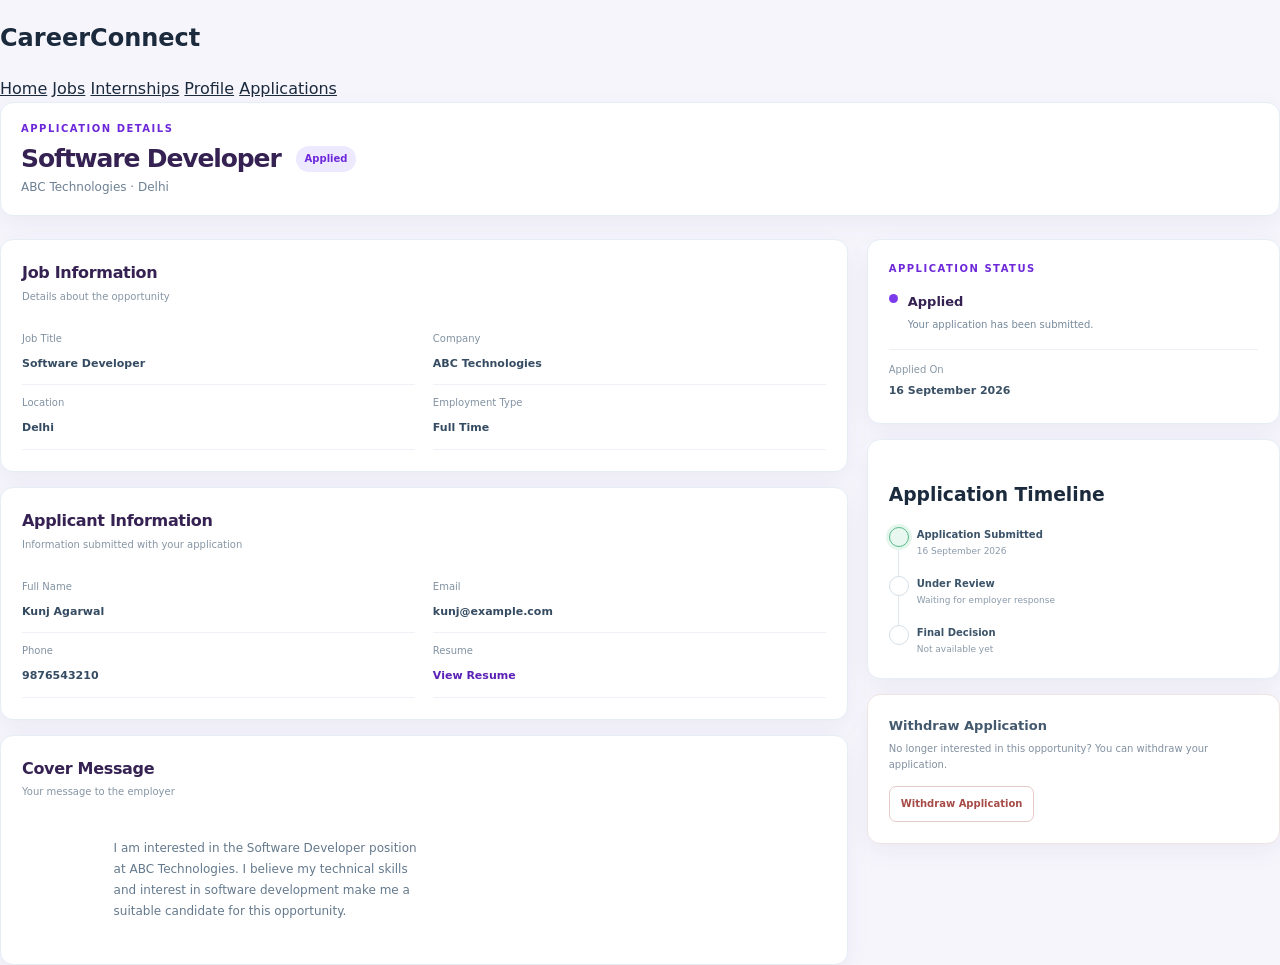
<file: applications/application-details.html>
<!DOCTYPE html>
<html lang="en">
<head>
    <meta charset="UTF-8">
    <meta name="viewport" content="width=device-width, initial-scale=1.0">
    <title>Application Details | CareerConnect</title>
    <link rel="stylesheet" href="../css/applications.css">
</head>

<body>

    <header>
        <h2>CareerConnect</h2>

        <nav>
            <a href="../index.html">Home</a>
            <a href="../jobs/jobs.html">Jobs</a>
            <a href="../jobs/internships.html">Internships</a>
            <a href="../user/profile.html">Profile</a>
            <a href="applications.html">Applications</a>
        </nav>
    </header>


    <main>

        <div class="details-page-header">

            <div>
                <p class="small-heading">APPLICATION DETAILS</p>

                <h1>Software Developer</h1>

                <p class="details-company">
                    ABC Technologies · Delhi
                </p>
            </div>

            <span class="application-status applied">
                Applied
            </span>

        </div>


        <section class="details-layout">

            <div class="details-main">

                <div class="details-card">

                    <div class="card-heading">
                        <div>
                            <h2>Job Information</h2>
                            <p>Details about the opportunity</p>
                        </div>
                    </div>

                    <div class="details-grid">

                        <div class="info-item">
                            <span>Job Title</span>
                            <strong>Software Developer</strong>
                        </div>

                        <div class="info-item">
                            <span>Company</span>
                            <strong>ABC Technologies</strong>
                        </div>

                        <div class="info-item">
                            <span>Location</span>
                            <strong>Delhi</strong>
                        </div>

                        <div class="info-item">
                            <span>Employment Type</span>
                            <strong>Full Time</strong>
                        </div>

                    </div>

                </div>


                <div class="details-card">

                    <div class="card-heading">
                        <div>
                            <h2>Applicant Information</h2>
                            <p>Information submitted with your application</p>
                        </div>
                    </div>

                    <div class="details-grid">

                        <div class="info-item">
                            <span>Full Name</span>
                            <strong>Kunj Agarwal</strong>
                        </div>

                        <div class="info-item">
                            <span>Email</span>
                            <strong>kunj@example.com</strong>
                        </div>

                        <div class="info-item">
                            <span>Phone</span>
                            <strong>9876543210</strong>
                        </div>

                        <div class="info-item">
                            <span>Resume</span>
                            <a href="#" class="resume-link">
                                View Resume
                            </a>
                        </div>

                    </div>

                </div>


                <div class="details-card">

                    <div class="card-heading">
                        <div>
                            <h2>Cover Message</h2>
                            <p>Your message to the employer</p>
                        </div>
                    </div>

                    <p class="cover-message">
                        I am interested in the Software Developer position
                        at ABC Technologies. I believe my technical skills
                        and interest in software development make me a
                        suitable candidate for this opportunity.
                    </p>

                </div>

            </div>


            <aside class="details-sidebar">

                <div class="status-card">

                    <p class="small-heading">APPLICATION STATUS</p>

                    <div class="status-display">
                        <span class="status-dot"></span>

                        <div>
                            <strong>Applied</strong>
                            <p>Your application has been submitted.</p>
                        </div>
                    </div>

                    <div class="status-date">
                        <span>Applied On</span>
                        <strong>16 September 2026</strong>
                    </div>

                </div>


                <div class="timeline-card">

                    <h3>Application Timeline</h3>

                    <div class="timeline">

                        <div class="timeline-item active">

                            <span class="timeline-dot"></span>

                            <div>
                                <strong>Application Submitted</strong>
                                <p>16 September 2026</p>
                            </div>

                        </div>


                        <div class="timeline-item">

                            <span class="timeline-dot"></span>

                            <div>
                                <strong>Under Review</strong>
                                <p>Waiting for employer response</p>
                            </div>

                        </div>


                        <div class="timeline-item">

                            <span class="timeline-dot"></span>

                            <div>
                                <strong>Final Decision</strong>
                                <p>Not available yet</p>
                            </div>

                        </div>

                    </div>

                </div>


                <div class="withdraw-card">

                    <h3>Withdraw Application</h3>

                    <p>
                        No longer interested in this opportunity?
                        You can withdraw your application.
                    </p>

                    <button type="button">
                        Withdraw Application
                    </button>

                </div>

            </aside>

        </section>

    </main>


    <!-- <script src="applications.js"></script> -->

</body>


</html>
</file>
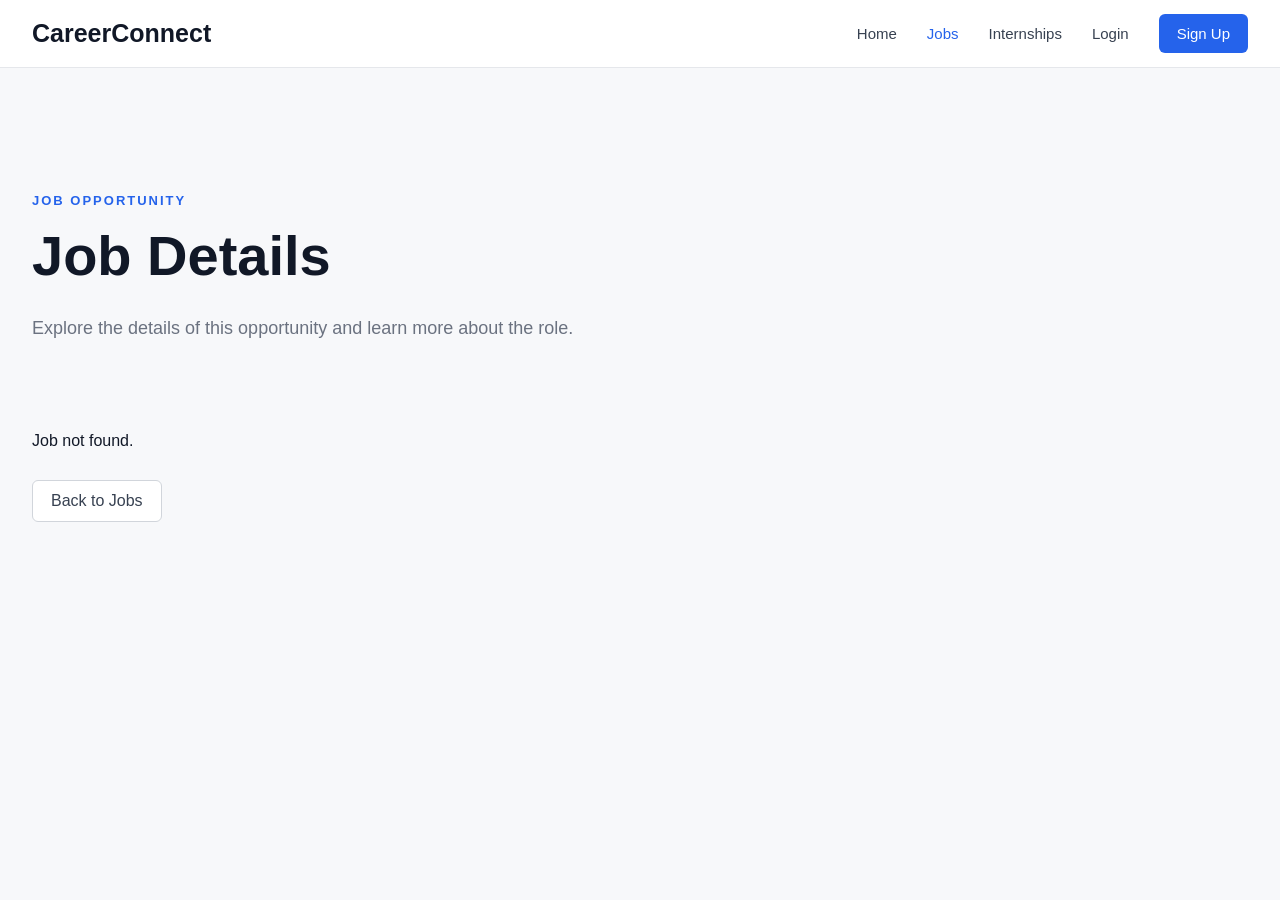
<file: jobs/job-details.html>
<!DOCTYPE html>
<html lang="en">
<head>
    <meta charset="UTF-8">
    <meta name="viewport" content="width=device-width, initial-scale=1.0">

    <title>Job Details | CareerConnect</title>

    <link rel="stylesheet" href="../css/jobs.css">
</head>

<body>

    <header class="navbar">
        <div class="navbar-container">

            <a href="../index.html" class="logo">
                CareerConnect
            </a>

            <nav class="nav-links">
                <a href="../index.html">Home</a>
                <a href="jobs.html" class="active">Jobs</a>
                <a href="internships.html">Internships</a>
                <a href="../login.html">Login</a>
                <a href="../signup.html" class="signup-btn">Sign Up</a>
            </nav>

        </div>
    </header>


    <main class="page-container">

        <section class="page-hero">

            <p class="eyebrow">JOB OPPORTUNITY</p>

            <h1>
                Job Details
            </h1>

            <p class="hero-text">
                Explore the details of this opportunity and learn more
                about the role.
            </p>

        </section>


        <section id="jobDetails"></section>

        <a href="jobs.html" class="secondary-btn">
            Back to Jobs
        </a>

    </main>


    <script src="jobs.js"></script>

</body>
</html>
</file>
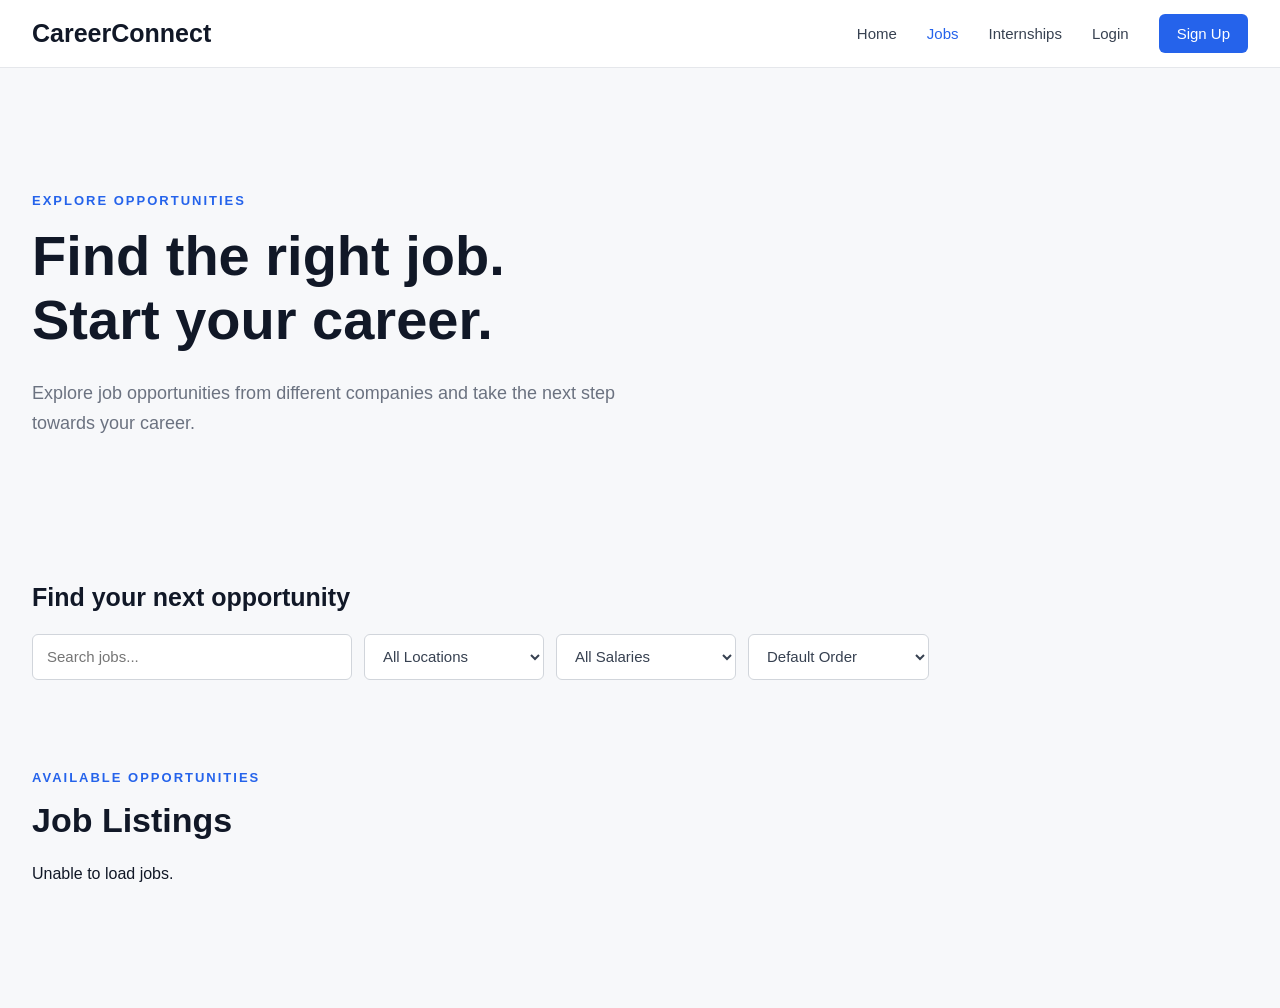
<file: jobs/jobs.html>
<!DOCTYPE html>
<html lang="en">
<head>
    <meta charset="UTF-8">
    <meta name="viewport" content="width=device-width, initial-scale=1.0">

    <title>Jobs | CareerConnect</title>

    <link rel="stylesheet" href="../css/jobs.css">
</head>

<body>

    <header class="navbar">
        <div class="navbar-container">

            <a href="../index.html" class="logo">
                CareerConnect
            </a>

            <nav class="nav-links">
                <a href="../index.html">Home</a>
                <a href="jobs.html" class="active">Jobs</a>
                <a href="internships.html">Internships</a>
                <a href="../login.html">Login</a>
                <a href="../signup.html" class="signup-btn">Sign Up</a>
            </nav>

        </div>
    </header>

    <main class="page-container">

        <section class="page-hero">

            <p class="eyebrow">EXPLORE OPPORTUNITIES</p>

            <h1>
                Find the right job.<br>
                Start your career.
            </h1>

            <p class="hero-text">
                Explore job opportunities from different companies
                and take the next step towards your career.
            </p>

        </section>

        <section class="search-section">

            <h2>Find your next opportunity</h2>

            <div class="filter-container">

                <input
                    type="text"
                    id="searchInput"
                    placeholder="Search jobs..."
                >

                <select id="locationFilter">
                    <option value="">All Locations</option>
                </select>

                <select id="salaryFilter">
                    <option value="">All Salaries</option>
                </select>

                <select id="salarySort">
                    <option value="">Default Order</option>
                    <option value="low-to-high">Salary: Low to High</option>
                    <option value="high-to-low">Salary: High to Low</option>
                </select>

            </div>

        </section>

        <section class="listing-section">

            <div class="section-heading">
                <div>
                    <p class="eyebrow">AVAILABLE OPPORTUNITIES</p>
                    <h2>Job Listings</h2>
                </div>
            </div>

            <div id="jobsContainer"></div>

        </section>

    </main>

    <script src="jobs.js"></script>

</body>
</html>
</file>
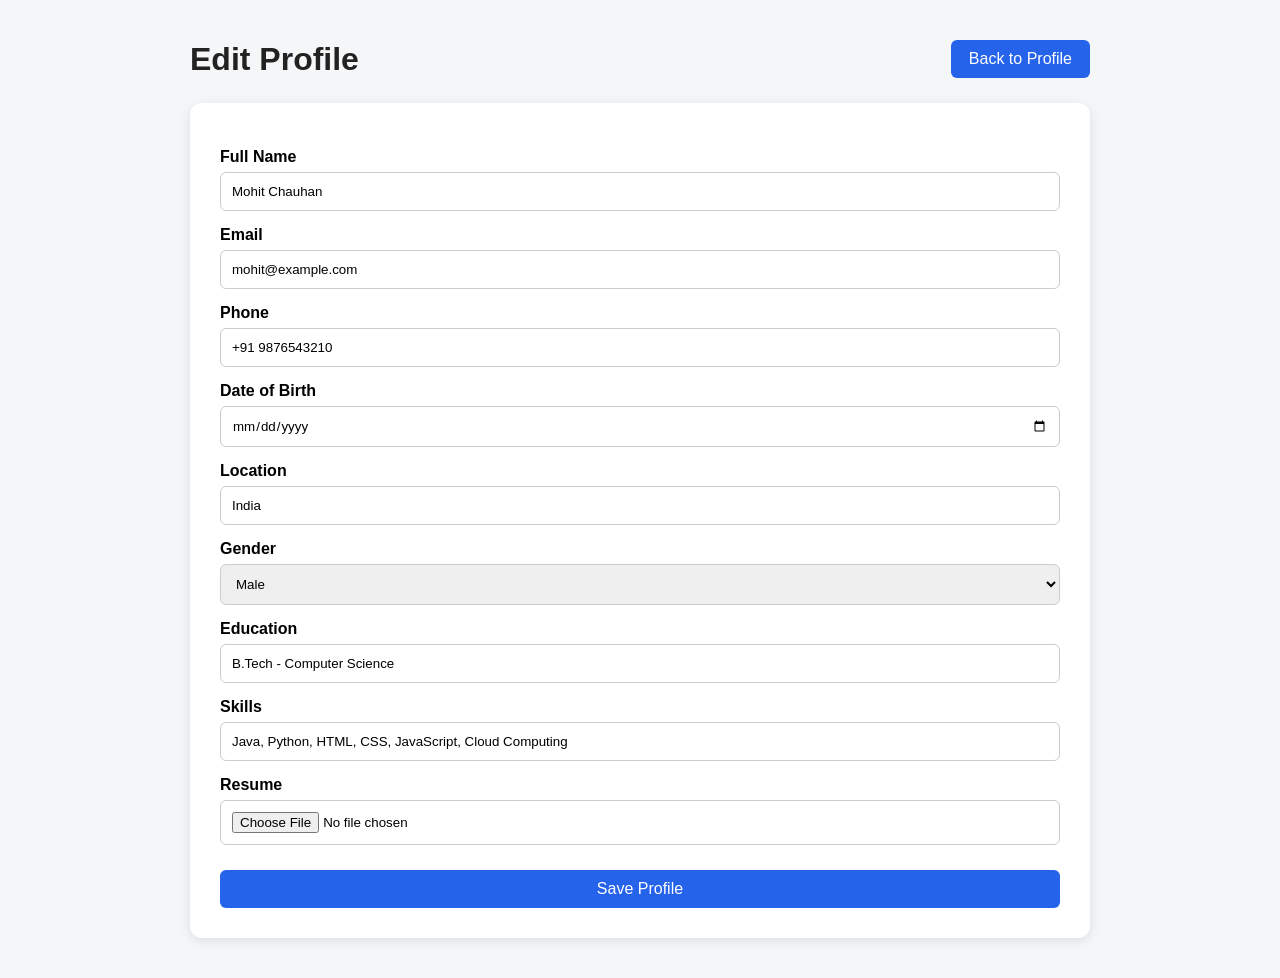
<file: user/edit-profile.html>
<!DOCTYPE html>
<html lang="en">
<head>
    <meta charset="UTF-8">
    <meta name="viewport" content="width=device-width, initial-scale=1.0">
    <title>Edit Profile</title>
    <link rel="stylesheet" href="../css/user.css">
</head>
<body>

    <div class="container">

        <div class="header">
            <h1>Edit Profile</h1>
            <a href="profile.html" class="btn">Back to Profile</a>
        </div>

        <div class="profile-card">

            <form id="profileForm">

                <label>Full Name</label>
                <input type="text" id="editName" value="Mohit Chauhan">

                <label>Email</label>
                <input type="email" id="editEmail" value="mohit@example.com">

                <label>Phone</label>
                <input type="text" id="editPhone" value="+91 9876543210">

                <label>Date of Birth</label>
                <input type="date" id="editDob">

                <label>Location</label>
                <input type="text" id="editLocation" value="India">

                <label>Gender</label>
                <select id="editGender">
                    <option>Male</option>
                    <option>Female</option>
                    <option>Other</option>
                </select>

                <label>Education</label>
                <input type="text" id="editEducation" value="B.Tech - Computer Science">

                <label>Skills</label>
                <input type="text" id="editSkills"
                       value="Java, Python, HTML, CSS, JavaScript, Cloud Computing">

                <label>Resume</label>
                <input type="file" id="editResume">

                <button type="submit" class="save-btn">
                    Save Profile
                </button>

            </form>

        </div>

    </div>

    <script src="user.js"></script>
</body>
</html>
</file>
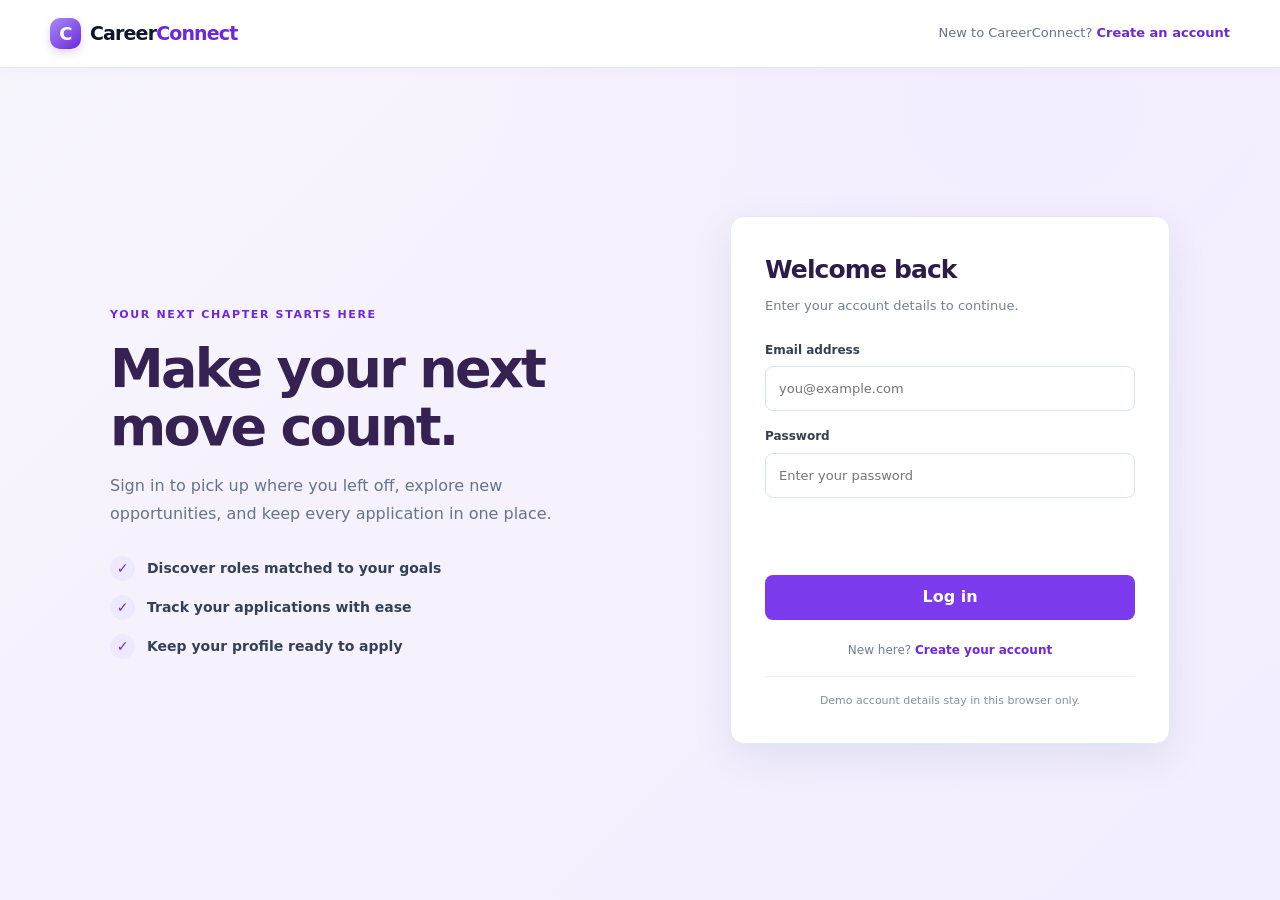
<file: user/login.html>
<!doctype html>
<html lang="en">

<head>
    <meta charset="utf-8">
    <meta name="viewport" content="width=device-width,initial-scale=1">
    <meta name="theme-color" content="#ffffff">
    <title>Log in | CareerConnect</title>
    <link rel="stylesheet" href="../css/common.css">
    <link rel="stylesheet" href="auth.css">
</head>


<body class="auth-page">
    <header class="auth-nav"><a class="logo" href="../index.html"><span class="logo-mark"
                aria-hidden="true">C</span><span>Career<span>Connect</span></span></a><span class="auth-nav-note">New to
            CareerConnect? <a href="signup.html">Create an account</a></span></header>
    <main class="auth-layout">
        <section class="auth-story"><span class="auth-kicker">YOUR NEXT CHAPTER STARTS HERE</span>
            <h1>Make your next move count.</h1>
            <p>Sign in to pick up where you left off, explore new opportunities, and keep every application in one
                place.</p>
            <ul class="auth-benefits">
                <li><span class="auth-check">✓</span> Discover roles matched to your goals</li>
                <li><span class="auth-check">✓</span> Track your applications with ease</li>
                <li><span class="auth-check">✓</span> Keep your profile ready to apply</li>
            </ul>
        </section>
        <section class="auth-card">
            <h2>Welcome back</h2>
            <p class="auth-intro">Enter your account details to continue.</p>
            <form class="auth-form" data-mode="login">
                <div class="auth-field"><label for="email">Email address</label><input id="email" name="email"
                        type="email" autocomplete="email" placeholder="you@example.com" required></div>
                <div class="auth-field"><label for="password">Password</label><input id="password" name="password"
                        type="password" autocomplete="current-password" placeholder="Enter your password" required>
                </div>
                <p class="auth-message" role="alert" aria-live="polite"></p><button class="auth-submit"
                    type="submit">Log in</button>
            </form>
            <p class="auth-switch">New here? <a href="signup.html">Create your account</a></p>
            <p class="auth-note">Demo account details stay in this browser only.</p>
        </section>
    </main>
    <script src="auth.js"></script>
</body>

</html>
</file>
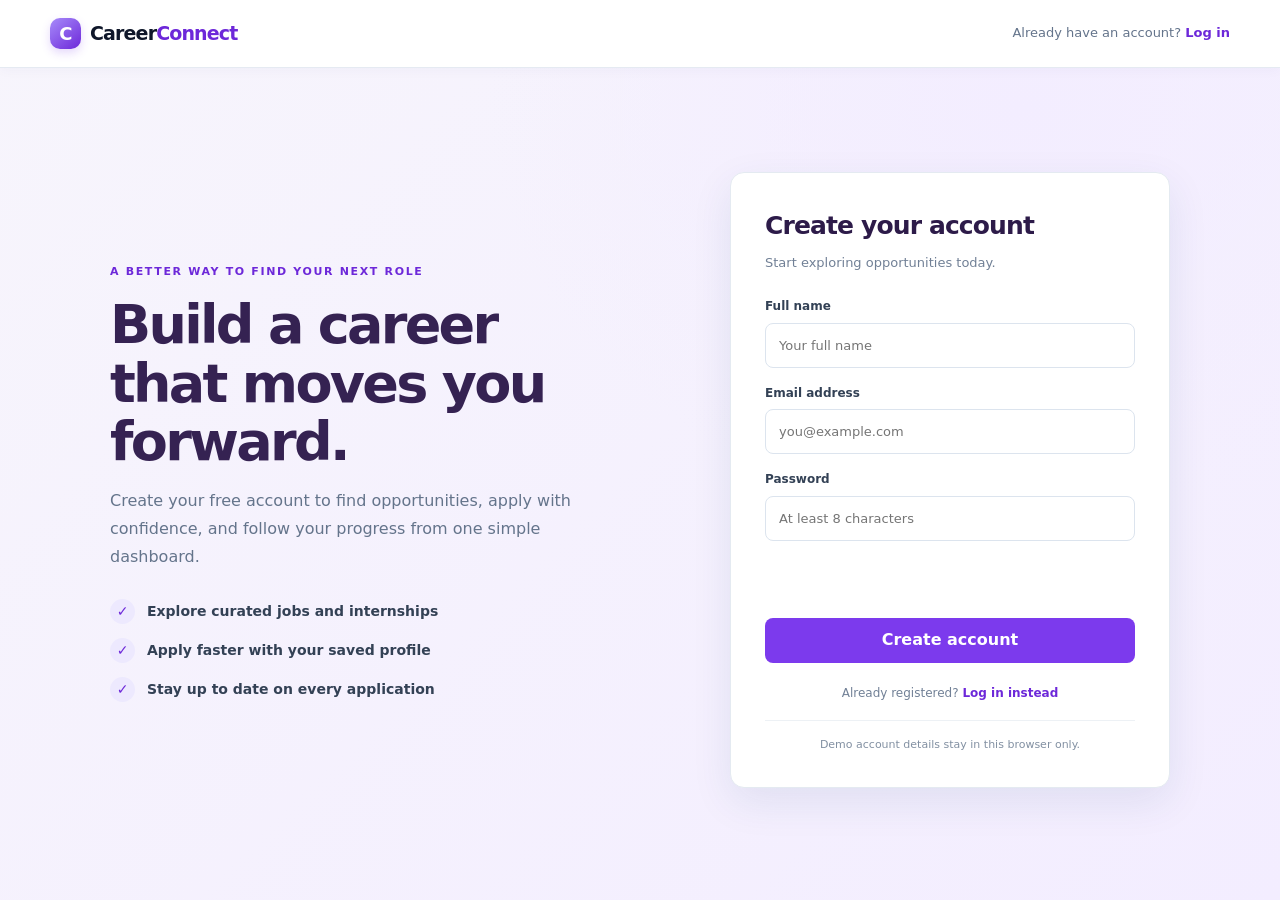
<file: user/signup.html>
<!doctype html>
<html lang="en">

<head>
    <meta charset="utf-8">
    <meta name="viewport" content="width=device-width,initial-scale=1">
    <meta name="theme-color" content="#ffffff">
    <title>Create an account | CareerConnect</title>
    <link rel="stylesheet" href="../css/common.css">
    <link rel="stylesheet" href="auth.css">
</head>

<body class="auth-page">
    <header class="auth-nav"><a class="logo" href="../index.html"><span class="logo-mark"
                aria-hidden="true">C</span><span>Career<span>Connect</span></span></a><span
            class="auth-nav-note">Already have an account? <a href="login.html">Log in</a></span></header>
    <main class="auth-layout">
        <section class="auth-story"><span class="auth-kicker">A BETTER WAY TO FIND YOUR NEXT ROLE</span>
            <h1>Build a career that moves you forward.</h1>
            <p>Create your free account to find opportunities, apply with confidence, and follow your progress from one
                simple dashboard.</p>
            <ul class="auth-benefits">
                <li><span class="auth-check">✓</span> Explore curated jobs and internships</li>
                <li><span class="auth-check">✓</span> Apply faster with your saved profile</li>
                <li><span class="auth-check">✓</span> Stay up to date on every application</li>
            </ul>
            
        </section>
        <section class="auth-card">
            <h2>Create your account</h2>
            <p class="auth-intro">Start exploring opportunities today.</p>
            <form class="auth-form" data-mode="signup">
                <div class="auth-field"><label for="name">Full name</label><input id="name" name="name" type="text"
                        autocomplete="name" placeholder="Your full name" minlength="2" required></div>
                <div class="auth-field"><label for="email">Email address</label><input id="email" name="email"
                        type="email" autocomplete="email" placeholder="you@example.com" required></div>
                <div class="auth-field"><label for="password">Password</label><input id="password" name="password"
                        type="password" autocomplete="new-password" placeholder="At least 8 characters" minlength="8"
                        required></div>
                <p class="auth-message" role="alert" aria-live="polite"></p><button class="auth-submit"
                    type="submit">Create account</button>
            </form>
            <p class="auth-switch">Already registered? <a href="login.html">Log in instead</a></p>
            <p class="auth-note">Demo account details stay in this browser only.</p>
        </section>
    </main>
    <script src="auth.js"></script>
</body>

</html>
</file>
<file: css/applications.css>
:root {
    color-scheme: light;
    --blue: #7c3aed;
    --blue-dark: #5b21b6;
    --navy: #352252;
    --ink: #1b2b3d;
    --muted: #718399;
    --line: #e5edf5;
    --page: #f7f5fc;
    --green: #16845b;
    --red: #b54745;
    --shadow: 0 8px 24px rgba(29, 67, 105, .06)
}

* {
    box-sizing: border-box
}

html {
    scroll-behavior: smooth
}

body {
    min-width: 320px;
    margin: 0;
    background: var(--page);
    color: var(--ink);
    font-family: Inter, "Plus Jakarta Sans", ui-sans-serif, system-ui, -apple-system, "Segoe UI", sans-serif;
    line-height: 1.55;
    -webkit-font-smoothing: antialiased
}

button,
input,
select,
textarea {
    font: inherit
}

button,
a,
input,
select,
textarea {
    -webkit-tap-highlight-color: transparent
}

a {
    color: inherit
}

button:focus-visible,
a:focus-visible,
input:focus-visible,
select:focus-visible,
textarea:focus-visible {
    outline: 3px solid #8b5cf6;
    outline-offset: 3px
}

.app-nav {
    position: sticky;
    z-index: 10;
    top: 0;
    min-height: 68px;
    padding: 0 max(22px, calc((100vw - 1240px)/2));
    display: flex;
    align-items: center;
    gap: 40px;
    border-bottom: 1px solid var(--line);
    background: rgba(255, 255, 255, .97);
    box-shadow: 0 2px 12px rgba(26, 69, 110, .035);
    backdrop-filter: blur(12px)
}

.app-brand {
    display: flex;
    align-items: center;
    gap: 8px;
    color: var(--navy);
    font-size: 18px;
    font-weight: 780;
    letter-spacing: -.045em;
    text-decoration: none;
    white-space: nowrap
}

.app-brand>span:last-child {
    margin-left: -8px;
    color: var(--blue)
}

.brand-mark {
    width: 30px;
    height: 30px;
    display: grid;
    place-items: center;
    border-radius: 9px;
    background: linear-gradient(145deg, #a78bfa, #6d28d9);
    color: #fff;
    box-shadow: 0 4px 10px #7c3aed33
}

.app-nav nav {
    height: 68px;
    margin-left: auto;
    display: flex;
    align-items: stretch;
    gap: 30px
}

.app-nav nav a {
    position: relative;
    display: flex;
    align-items: center;
    color: #53677d;
    font-size: 13px;
    font-weight: 600;
    text-decoration: none;
    transition: color .18s
}

.app-nav nav a:hover,
.app-nav nav a.is-current {
    color: var(--blue-dark)
}

.app-nav nav a.is-current::after {
    position: absolute;
    right: 0;
    bottom: 0;
    left: 0;
    height: 2px;
    background: var(--blue);
    content: ""
}

.nav-toggle {
    display: none
}

.application-shell {
    width: min(1200px, calc(100% - 48px));
    min-height: calc(100vh - 68px);
    margin: auto;
    padding: 44px 0 70px
}

.application-header,
.apply-header {
    display: flex;
    align-items: flex-end;
    justify-content: space-between;
    gap: 24px;
    margin-bottom: 27px
}

.small-heading {
    margin: 0 0 8px;
    color: #6d28d9;
    font-size: 10px;
    font-weight: 800;
    letter-spacing: .15em;
    text-transform: uppercase
}

.application-header h1,
.apply-header h1,
.details-page-header h1 {
    margin: 0;
    color: var(--navy);
    font-size: clamp(28px, 3vw, 36px);
    font-weight: 750;
    letter-spacing: -.045em;
    line-height: 1.2
}

.page-description,
.apply-header>div>p:last-child {
    margin: 9px 0 0;
    color: var(--muted);
    font-size: 14px
}

.browse-btn {
    min-height: 42px;
    padding: 0 16px;
    display: inline-flex;
    align-items: center;
    justify-content: center;
    gap: 8px;
    border: 0;
    border-radius: 8px;
    background: var(--blue);
    color: #fff;
    font-size: 12px;
    font-weight: 750;
    text-decoration: none;
    box-shadow: 0 4px 10px #7c3aed24;
    transition: background .18s, transform .18s
}

.browse-btn:hover {
    background: var(--blue-dark);
    transform: translateY(-1px)
}

.application-stats {
    margin-bottom: 32px;
    display: grid;
    grid-template-columns: repeat(5, minmax(0, 1fr));
    gap: 13px
}

.stat-card {
    position: relative;
    min-height: 142px;
    padding: 18px 17px 15px;
    overflow: hidden;
    border: 1px solid var(--line);
    border-radius: 12px;
    background: #fff;
    box-shadow: var(--shadow)
}

.stat-icon {
    width: 31px;
    height: 31px;
    margin-bottom: 10px;
    display: grid;
    place-items: center;
    border-radius: 9px;
    background: #ede9fe;
    color: var(--blue);
    font-size: 16px;
    font-weight: 750
}

.stat-label {
    display: block;
    color: #65798e;
    font-size: 11px;
    font-weight: 650
}

.stat-card h2 {
    margin: 1px 0 0;
    color: var(--navy);
    font-size: 27px;
    line-height: 1.22
}

.stat-card p {
    margin: 3px 0 0;
    color: #91a0af;
    font-size: 10px
}

.stat-pending .stat-icon {
    background: #fff7e7;
    color: #bb8010
}

.stat-shortlisted .stat-icon,
.stat-selected .stat-icon {
    background: #eaf8f1;
    color: var(--green)
}

.stat-rejected .stat-icon {
    background: #fff0ef;
    color: var(--red)
}

.applications-section {
    padding: 25px;
    border: 1px solid var(--line);
    border-radius: 14px;
    background: #fff;
    box-shadow: var(--shadow)
}

.list-heading {
    display: flex;
    align-items: flex-end;
    justify-content: space-between;
    gap: 18px
}

.list-heading h2 {
    margin: 0;
    color: var(--navy);
    font-size: 20px;
    letter-spacing: -.025em
}

.list-heading>div>p:last-child {
    margin: 4px 0 0;
    color: var(--muted);
    font-size: 12px
}

.text-link {
    color: var(--blue-dark);
    font-size: 12px;
    font-weight: 700;
    text-decoration: none;
    white-space: nowrap
}

.text-link:hover {
    text-decoration: underline
}

.application-toolbar {
    margin: 21px 0 12px;
    display: flex;
    align-items: center;
    justify-content: space-between;
    gap: 12px
}

.application-search {
    width: min(360px, 100%);
    height: 40px;
    padding: 0 12px;
    display: flex;
    align-items: center;
    gap: 9px;
    border: 1px solid #dce6ef;
    border-radius: 8px;
    background: #fff;
    color: #8092a4
}

.application-search>span:first-child {
    font-size: 22px;
    line-height: 1
}

.application-search input {
    width: 100%;
    border: 0;
    outline: 0;
    background: transparent;
    color: var(--ink);
    font-size: 12px
}

.application-search:focus-within {
    border-color: #8b5cf6;
    box-shadow: 0 0 0 3px #ede9fe
}

.sort-control {
    display: flex;
    align-items: center;
    gap: 8px;
    color: #718399;
    font-size: 11px
}

.sort-control select {
    height: 38px;
    padding: 0 28px 0 10px;
    border: 1px solid #dce6ef;
    border-radius: 8px;
    background: #fff;
    color: #334b61;
    font-size: 11px
}

.application-tabs {
    display: flex;
    gap: 22px;
    overflow-x: auto;
    border-bottom: 1px solid var(--line)
}

.application-tab {
    position: relative;
    min-height: 43px;
    padding: 0 1px;
    display: flex;
    align-items: center;
    gap: 6px;
    border: 0;
    background: none;
    color: #77889a;
    cursor: pointer;
    font-size: 12px;
    font-weight: 650;
    white-space: nowrap
}

.application-tab span {
    min-width: 19px;
    padding: 1px 5px;
    border-radius: 99px;
    background: #f0f4f8;
    color: #687d91;
    font-size: 10px;
    text-align: center
}

.application-tab:hover,
.application-tab.is-active {
    color: var(--blue-dark)
}

.application-tab.is-active::after {
    position: absolute;
    right: 0;
    bottom: -1px;
    left: 0;
    height: 2px;
    background: var(--blue);
    content: ""
}

.application-tab.is-active span {
    background: #ede9fe;
    color: var(--blue-dark)
}

.applications-container {
    padding-top: 5px;
    display: grid;
    grid-template-columns: repeat(2, minmax(0, 1fr));
    gap: 13px
}

.application-card {
    min-width: 0;
    padding: 18px;
    border: 1px solid var(--line);
    border-radius: 11px;
    background: #fff;
    transition: border-color .18s, box-shadow .18s, transform .18s
}

.application-card:hover {
    transform: translateY(-2px);
    border-color: #ddd6fe;
    box-shadow: 0 9px 22px rgba(29, 67, 105, .09)
}

.application-card-head {
    display: flex;
    align-items: flex-start;
    justify-content: space-between;
    gap: 12px
}

.company-logo,
.details-company-logo {
    width: 45px;
    height: 45px;
    flex: 0 0 45px;
    display: grid;
    place-items: center;
    border: 1px solid #e5eef6;
    border-radius: 10px;
    background: #f5f3ff;
    color: #6d28d9;
    font-size: 12px;
    font-weight: 800;
    letter-spacing: -.02em
}

.application-status {
    width: fit-content;
    padding: 5px 9px;
    display: inline-flex;
    align-items: center;
    border-radius: 999px;
    background: #ede9fe;
    color: #6d28d9;
    font-size: 10px;
    font-weight: 750;
    white-space: nowrap
}

.application-status.in-review,
.application-status.interview {
    background: #fff6e5;
    color: #9a6907
}

.application-status.shortlisted,
.application-status.selected {
    background: #eaf8f1;
    color: #14734f
}

.application-status.rejected,
.application-status.withdrawn {
    background: #fff0ef;
    color: #a74743
}

.application-type {
    margin-top: 13px;
    display: inline-block;
    color: #6d28d9;
    font-size: 9px;
    font-weight: 800;
    letter-spacing: .1em;
    text-transform: uppercase
}

.application-card h3 {
    margin: 3px 0 0;
    color: var(--navy);
    font-size: 16px;
    letter-spacing: -.02em;
    line-height: 1.4
}

.company-name {
    margin: 2px 0 0;
    color: #697e91;
    font-size: 12px
}

.application-info {
    margin-top: 14px;
    padding-top: 12px;
    display: flex;
    flex-wrap: wrap;
    gap: 10px 20px;
    border-top: 1px solid #eef2f6
}

.application-info span {
    display: inline-flex;
    align-items: center;
    gap: 6px;
    color: #73869a;
    font-size: 10px
}

.application-info b {
    color: #95a5b5;
    font-size: 13px
}

.card-footer {
    margin-top: 15px;
    display: flex;
    align-items: center;
    justify-content: space-between;
    gap: 12px
}

.card-footer a {
    color: var(--blue-dark);
    font-size: 11px;
    font-weight: 750;
    text-decoration: none
}

.card-footer a:hover {
    text-decoration: underline
}

.card-footer a span {
    margin-left: 4px
}

.card-footer .secondary-card-link {
    color: #7e8fa0;
    font-weight: 600
}

.empty-state {
    grid-column: 1/-1;
    padding: 45px 20px;
    border: 1px dashed #d7e4ef;
    border-radius: 11px;
    background: #fbfdff;
    text-align: center
}

.empty-icon {
    width: 40px;
    height: 40px;
    margin: 0 auto 10px;
    display: grid;
    place-items: center;
    border-radius: 50%;
    background: #ede9fe;
    color: var(--blue);
    font-size: 24px
}

.empty-state h3,
.empty-state h2 {
    margin: 0;
    color: var(--navy);
    font-size: 17px
}

.empty-state p {
    max-width: 430px;
    margin: 6px auto 16px;
    color: var(--muted);
    font-size: 12px
}

.sr-only {
    position: absolute;
    width: 1px;
    height: 1px;
    padding: 0;
    margin: -1px;
    overflow: hidden;
    clip: rect(0, 0, 0, 0);
    white-space: nowrap;
    border: 0
}

.page-error {
    margin: 0 0 20px;
    padding: 14px 16px;
    border: 1px solid #f0cccc;
    border-radius: 8px;
    background: #fff6f5;
    color: #a33d38;
    font-size: 13px
}

.back-link {
    display: inline-block;
    margin-bottom: 22px;
    color: #5f7890;
    font-size: 12px;
    font-weight: 650;
    text-decoration: none
}

.back-link:hover {
    color: var(--blue-dark)
}

.apply-header {
    align-items: center;
    margin-bottom: 24px
}

.secure-note {
    display: flex;
    align-items: center;
    gap: 7px;
    color: #56816e;
    font-size: 11px;
    white-space: nowrap
}

.secure-note span {
    width: 21px;
    height: 21px;
    display: grid;
    place-items: center;
    border-radius: 50%;
    background: #e9f7ef
}

.apply-layout {
    display: grid;
    grid-template-columns: minmax(245px, .78fr) minmax(0, 1.55fr);
    align-items: start;
    gap: 20px
}

.opportunity-card,
.form-card,
.details-card,
.status-card,
.timeline-card,
.withdraw-card {
    border: 1px solid var(--line);
    border-radius: 13px;
    background: #fff;
    box-shadow: var(--shadow)
}

.opportunity-card {
    position: sticky;
    top: 88px;
    padding: 21px
}

.large-logo {
    width: 54px;
    height: 54px;
    margin: 17px 0 12px;
    font-size: 15px
}

.opportunity-card h2 {
    margin: 0;
    color: var(--navy);
    font-size: 19px;
    line-height: 1.35;
    letter-spacing: -.025em
}

.opportunity-card .company-name {
    font-size: 13px
}

.opportunity-details {
    margin-top: 19px;
    display: grid;
    grid-template-columns: 1fr 1fr;
    gap: 14px 12px
}

.opportunity-details div {
    min-width: 0
}

.opportunity-details span,
.info-item>span {
    display: block;
    margin-bottom: 3px;
    color: #8292a2;
    font-size: 10px
}

.opportunity-details strong {
    display: block;
    color: #344b61;
    font-size: 11px;
    font-weight: 650
}

.opportunity-note {
    margin-top: 20px;
    padding: 13px;
    border-radius: 9px;
    background: #f5f3ff
}

.opportunity-note strong {
    color: #31516d;
    font-size: 11px
}

.opportunity-note p {
    margin: 3px 0 0;
    color: #688097;
    font-size: 10px;
    line-height: 1.6
}

.form-card {
    padding: 25px
}

.form-card h2 {
    margin: 0;
    color: var(--navy);
    font-size: 21px;
    letter-spacing: -.025em
}

.form-description {
    margin: 4px 0 18px;
    color: var(--muted);
    font-size: 12px
}

.form-description span,
.form-group label span {
    color: #d05b54
}

.form-row {
    display: grid;
    grid-template-columns: 1fr 1fr;
    gap: 13px
}

.form-group {
    min-width: 0;
    margin-bottom: 14px
}

.form-group label {
    display: block;
    margin-bottom: 6px;
    color: #344b61;
    font-size: 11px;
    font-weight: 700
}

.form-group input,
.form-group textarea {
    width: 100%;
    min-height: 41px;
    padding: 9px 11px;
    border: 1px solid #d9e3ec;
    border-radius: 7px;
    outline: 0;
    background: #fff;
    color: #20364b;
    font-size: 12px;
    resize: vertical;
    transition: border-color .18s, box-shadow .18s
}

.form-group textarea {
    min-height: 100px
}

.form-group input:focus,
.form-group textarea:focus {
    border-color: #8b5cf6;
    box-shadow: 0 0 0 3px #ede9fe
}

.form-group input[aria-invalid=true] {
    border-color: #d66c66
}

.form-group input[type=file] {
    height: auto;
    min-height: 43px;
    padding: 7px;
    background: #fbfdff
}

.input-help {
    margin-top: 5px;
    display: block;
    color: #8495a5;
    font-size: 10px
}

.field-error {
    min-height: 0;
    margin-top: 4px;
    display: block;
    color: #b54745;
    font-size: 10px
}

.additional-questions {
    margin: 2px 0 14px;
    padding: 14px 13px 0;
    border: 1px solid #e6edf4;
    border-radius: 9px
}

.additional-questions legend {
    padding: 0 5px;
    color: #31516d;
    font-size: 11px;
    font-weight: 750
}

.additional-questions .form-group:last-child {
    margin-bottom: 6px
}

.form-feedback {
    min-height: 16px;
    margin: 0;
    color: #b54745;
    font-size: 11px
}

.form-actions {
    margin-top: 8px;
    display: flex;
    justify-content: flex-end;
    align-items: center;
    gap: 10px
}

.form-actions button,
.cancel-btn {
    min-height: 40px;
    padding: 0 16px;
    display: inline-flex;
    align-items: center;
    justify-content: center;
    border: 1px solid transparent;
    border-radius: 8px;
    font-size: 11px;
    font-weight: 750;
    text-decoration: none;
    cursor: pointer
}

.form-actions button {
    gap: 8px;
    background: var(--blue);
    color: #fff;
    box-shadow: 0 4px 10px #7c3aed24
}

.form-actions button:hover {
    background: var(--blue-dark)
}

.cancel-btn {
    border-color: #dce5ed;
    background: #fff;
    color: #60758a
}

.form-actions button:disabled {
    opacity: .6;
    cursor: not-allowed
}

.details-page-header {
    margin-bottom: 23px;
    padding: 18px 20px;
    display: flex;
    align-items: center;
    gap: 15px;
    border: 1px solid var(--line);
    border-radius: 13px;
    background: #fff;
    box-shadow: var(--shadow)
}

.details-title {
    min-width: 0;
    flex: 1
}

.details-page-header h1 {
    font-size: 25px
}

.details-company {
    margin: 4px 0 0;
    color: #6e8194;
    font-size: 12px
}

.details-layout {
    display: grid;
    grid-template-columns: minmax(0, 1.6fr) minmax(270px, .78fr);
    align-items: start;
    gap: 19px
}

.details-main,
.details-sidebar {
    display: grid;
    gap: 15px
}

.details-card,
.status-card,
.timeline-card,
.withdraw-card {
    padding: 21px
}

.card-heading {
    margin-bottom: 17px
}

.card-heading h2,
.timeline-card h2 {
    margin: 0;
    color: var(--navy);
    font-size: 16px;
    letter-spacing: -.02em
}

.card-heading p,
.timeline-intro {
    margin: 3px 0 0;
    color: #8695a4;
    font-size: 10px
}

.details-grid {
    display: grid;
    grid-template-columns: 1fr 1fr;
    gap: 0 18px
}

.info-item {
    min-width: 0;
    padding: 10px 0;
    border-bottom: 1px solid #eef2f6
}

.info-item strong,
.info-item>a {
    color: #344b61;
    font-size: 11px;
    font-weight: 650;
    overflow-wrap: anywhere
}

.resume-link {
    color: var(--blue-dark) !important;
    text-decoration: none
}

.resume-link:hover {
    text-decoration: underline
}

.opportunity-description {
    margin-top: 17px
}

.opportunity-description h3,
.cover-message-block h3 {
    margin: 15px 0 5px;
    color: #38536d;
    font-size: 12px
}

.opportunity-description p,
.cover-message {
    margin: 0;
    color: #64798d;
    font-size: 12px;
    line-height: 1.75;
    white-space: pre-wrap
}

.detail-skills {
    display: flex;
    flex-wrap: wrap;
    gap: 6px
}

.detail-skills span {
    padding: 4px 8px;
    border-radius: 99px;
    background: #f3edff;
    color: #3e6685;
    font-size: 10px
}

.cover-message-block {
    margin-top: 14px
}

.status-card .small-heading {
    margin-bottom: 13px
}

.status-display {
    margin: 0 0 16px;
    display: flex;
    align-items: flex-start;
    gap: 10px
}

.status-dot {
    width: 9px;
    height: 9px;
    margin-top: 5px;
    border-radius: 50%;
    background: var(--blue)
}

.status-display strong {
    color: var(--navy);
    font-size: 13px
}

.status-display p {
    margin: 3px 0 0;
    color: #76899b;
    font-size: 10px
}

.status-date {
    padding-top: 12px;
    border-top: 1px solid #edf1f5
}

.status-date span {
    display: block;
    color: #8796a5;
    font-size: 10px
}

.status-date strong {
    color: #3a5065;
    font-size: 11px
}

.timeline-card h2 {
    font-size: 15px
}

.timeline-intro {
    margin: 4px 0 18px;
    line-height: 1.5
}

.timeline {
    position: relative
}

.timeline-item {
    position: relative;
    min-height: 49px;
    padding: 0 0 13px 28px;
    display: flex;
    gap: 10px
}

.timeline-item:last-child {
    min-height: 30px;
    padding-bottom: 0
}

.timeline-item:not(:last-child)::before {
    position: absolute;
    top: 20px;
    bottom: 0;
    left: 9px;
    width: 1px;
    background: #e0e7ee;
    content: ""
}

.timeline-item.complete:not(:last-child)::before {
    background: #6bbd98
}

.timeline-dot {
    position: absolute;
    top: 0;
    left: 0;
    width: 20px;
    height: 20px;
    display: grid;
    place-items: center;
    border: 1px solid #d4dfe8;
    border-radius: 50%;
    background: #fff;
    color: #8a9aaa;
    font-size: 9px;
    font-weight: 750
}

.timeline-item.complete .timeline-dot,
.timeline-item.active .timeline-dot {
    border-color: #58b98c;
    background: #e8f7ef;
    color: #14734f
}

.timeline-item.active .timeline-dot {
    box-shadow: 0 0 0 3px #e5f6ed
}

.timeline-item strong {
    display: block;
    color: #3b5369;
    font-size: 10px
}

.timeline-item p {
    margin: 2px 0 0;
    color: #8a9aaa;
    font-size: 9px
}

.withdraw-card {
    border-color: #f0e4e3
}

.withdraw-card h3 {
    margin: 0;
    color: #43596e;
    font-size: 13px
}

.withdraw-card p {
    margin: 5px 0 13px;
    color: #8190a0;
    font-size: 10px;
    line-height: 1.6
}

.withdraw-card button {
    min-height: 36px;
    padding: 0 11px;
    border: 1px solid #e5c9c7;
    border-radius: 7px;
    background: #fff;
    color: #a64c48;
    font-size: 10px;
    font-weight: 700;
    cursor: pointer
}

.withdraw-card button:hover {
    background: #fff5f4
}

.withdraw-card button:disabled {
    opacity: .6;
    cursor: not-allowed
}

@media(max-width:980px) {
    .application-stats {
        grid-template-columns: repeat(3, minmax(0, 1fr))
    }

    .details-layout {
        grid-template-columns: 1fr
    }

    .details-sidebar {
        grid-template-columns: repeat(2, minmax(0, 1fr));
        align-items: start
    }

    .withdraw-card {
        grid-column: 1/-1
    }

    .opportunity-card {
        position: static
    }

    .apply-layout {
        grid-template-columns: minmax(220px, .72fr) minmax(0, 1.4fr)
    }
}

@media(max-width:700px) {
    .app-nav {
        min-height: 62px;
        padding: 0 18px;
        justify-content: space-between;
        gap: 12px
    }

    .nav-toggle {
        width: 38px;
        height: 36px;
        padding: 8px;
        display: grid;
        align-content: center;
        gap: 4px;
        border: 1px solid var(--line);
        border-radius: 8px;
        background: #fff
    }

    .nav-toggle span {
        height: 2px;
        border-radius: 2px;
        background: #557087
    }

    .app-nav nav {
        position: absolute;
        top: 61px;
        right: 0;
        left: 0;
        height: auto;
        padding: 8px 18px 14px;
        display: none;
        flex-direction: column;
        gap: 0;
        border-bottom: 1px solid var(--line);
        background: #fff;
        box-shadow: 0 8px 14px #163b5b12
    }

    .app-nav nav.is-open {
        display: flex
    }

    .app-nav nav a {
        min-height: 40px
    }

    .app-nav nav a.is-current::after {
        right: auto;
        width: 26px
    }

    .application-shell {
        width: calc(100% - 32px);
        padding: 30px 0 48px
    }

    .application-stats {
        grid-template-columns: repeat(2, minmax(0, 1fr));
        gap: 10px
    }

    .stat-card {
        min-height: 130px;
        padding: 14px
    }

    .applications-section {
        padding: 17px
    }

    .applications-container {
        grid-template-columns: 1fr
    }

    .apply-layout {
        grid-template-columns: 1fr
    }

    .opportunity-card {
        order: 0
    }

    .form-card {
        padding: 19px
    }

    .details-sidebar {
        grid-template-columns: 1fr
    }

    .withdraw-card {
        grid-column: auto
    }
}

@media(max-width:480px) {

    .application-header,
    .apply-header {
        align-items: flex-start;
        flex-direction: column;
        gap: 14px
    }

    .application-header h1,
    .apply-header h1 {
        font-size: 29px
    }

    .application-header .browse-btn {
        align-self: stretch
    }

    .application-stats {
        grid-template-columns: 1fr 1fr
    }

    .stat-card p {
        font-size: 9px
    }

    .list-heading {
        align-items: flex-start;
        flex-direction: column;
        gap: 8px
    }

    .application-toolbar {
        align-items: stretch;
        flex-direction: column
    }

    .application-search {
        width: 100%
    }

    .sort-control {
        justify-content: flex-end
    }

    .application-tabs {
        gap: 17px
    }

    .application-tab {
        font-size: 11px
    }

    .applications-section {
        padding: 15px
    }

    .form-row {
        grid-template-columns: 1fr;
        gap: 0
    }

    .secure-note {
        white-space: normal
    }

    .details-page-header {
        position: relative;
        align-items: flex-start;
        padding: 15px;
        flex-wrap: wrap
    }

    .details-page-header .application-status {
        margin-left: 60px
    }

    .details-page-header h1 {
        font-size: 21px
    }

    .details-grid {
        grid-template-columns: 1fr
    }

    .details-card,
    .status-card,
    .timeline-card,
    .withdraw-card {
        padding: 17px
    }

    .opportunity-details {
        grid-template-columns: 1fr 1fr
    }
}

@media(prefers-reduced-motion:reduce) {

    *,
    *::before,
    *::after {
        scroll-behavior: auto !important;
        transition-duration: .01ms !important;
        animation-duration: .01ms !important;
        animation-iteration-count: 1 !important
    }
}

.card-footer .card-withdraw {
    padding: 0;
    border: 0;
    background: none;
    color: #a64c48;
    font-size: 11px;
    font-weight: 650;
    cursor: pointer
}

.card-footer .card-withdraw:hover {
    text-decoration: underline
}

.application-tabs {
    gap: 8px;
    scrollbar-width: thin
}

.application-tab {
    min-height: 40px;
    padding: 0 10px;
    border-radius: 8px 8px 0 0;
    transition: background .18s, color .18s
}

.application-tab:hover {
    background: #faf8ff
}

.application-tab.is-active {
    background: #f8f5ff
}

.application-tab:focus-visible {
    outline-offset: -3px
}

.applications-container {
    padding-top: 14px;
    gap: 16px
}

.application-card {
    padding: 20px;
    border-radius: 13px;
    box-shadow: 0 2px 8px rgba(29, 67, 105, .035)
}

.application-card:hover {
    box-shadow: 0 12px 26px rgba(29, 67, 105, .1)
}

@media(max-width:480px) {
    .application-tabs {
        gap: 6px
    }

    .application-tab {
        padding: 0 9px
    }
}
</file>
<file: css/jobs.css>
* {
    box-sizing: border-box;
}

body {
    margin: 0;
    font-family: Arial, sans-serif;
    background-color: #f7f8fa;
    color: #111827;
}


/* =========================
   NAVBAR
========================= */

.navbar {
    background-color: #ffffff;
    border-bottom: 1px solid #e5e7eb;
}

.navbar-container {
    max-width: 1380px;
    margin: auto;
    padding: 14px 32px;

    display: flex;
    align-items: center;
    justify-content: space-between;
}

.logo {
    color: #111827;
    text-decoration: none;
    font-size: 25px;
    font-weight: 700;
}

.nav-links {
    display: flex;
    align-items: center;
    gap: 30px;
}

.nav-links a {
    color: #374151;
    text-decoration: none;
    font-size: 15px;
}

.nav-links a:hover {
    color: #2563eb;
}

.nav-links .active {
    color: #2563eb;
}

.signup-btn {
    background-color: #2563eb;
    color: #ffffff !important;

    padding: 11px 18px;
    border-radius: 6px;
}

.signup-btn:hover {
    background-color: #1d4ed8;
}


/* =========================
   PAGE LAYOUT
========================= */

.page-container {
    max-width: 1380px;
    margin: auto;
    padding: 70px 32px;
}


/* =========================
   HERO
========================= */

.page-hero {
    padding: 55px 0 70px;
}

.eyebrow {
    margin: 0 0 16px;

    color: #2563eb;
    font-size: 13px;
    font-weight: 700;
    letter-spacing: 2px;
}

.page-hero h1 {
    margin: 0;

    color: #111827;
    font-size: 56px;
    line-height: 1.15;
    font-weight: 700;
}

.hero-text {
    max-width: 650px;

    margin-top: 25px;

    color: #6b7280;
    font-size: 18px;
    line-height: 1.7;
}


/* =========================
   SEARCH
========================= */

.search-section {
    padding: 35px 0;
}

.search-section h2 {
    margin-bottom: 22px;

    font-size: 25px;
    color: #111827;
}

.filter-container {
    display: flex;
    gap: 12px;
    flex-wrap: wrap;
}

input,
select {
    height: 46px;

    padding: 0 14px;

    border: 1px solid #d1d5db;
    border-radius: 6px;

    background-color: #ffffff;

    font-size: 15px;
    color: #374151;
}

input {
    width: 320px;
}

select {
    min-width: 180px;
}

input:focus,
select:focus {
    outline: none;
    border-color: #2563eb;
}


/* =========================
   LISTING
========================= */

.listing-section {
    padding: 55px 0;
}

.section-heading {
    margin-bottom: 25px;
}

.section-heading h2 {
    margin: 0;

    font-size: 34px;
    color: #111827;
}


/* =========================
   JOB / INTERNSHIP CARDS
========================= */

#jobsContainer,
#internshipsContainer {
    display: grid;
    grid-template-columns: repeat(2, minmax(0, 1fr));
    gap: 22px;
}

.job-card {
    background-color: #ffffff;

    border: 1px solid #e5e7eb;
    border-radius: 10px;

    padding: 26px;

    transition: 0.2s ease;
}

.job-card:hover {
    border-color: #cbd5e1;
    transform: translateY(-2px);
}

.job-card h2,
.job-card h3 {
    margin-top: 0;
    margin-bottom: 18px;

    color: #111827;
}

.job-card h3 {
    font-size: 22px;
}

.job-card p {
    margin: 10px 0;

    color: #6b7280;
    line-height: 1.6;
}

.job-card strong {
    color: #111827;
}

.job-card a {
    display: inline-block;

    margin-top: 14px;

    color: #2563eb;
    font-weight: 500;

    text-decoration: none;
}

.job-card a:hover {
    text-decoration: underline;
}


/* =========================
   DETAILS
========================= */

#jobDetails,
#internshipDetails {
    margin-bottom: 30px;
}

#jobDetails .job-card,
#internshipDetails .job-card {
    max-width: 900px;
}

#internshipDetails h2 {
    margin-bottom: 22px;
    color: #111827;
}


/* =========================
   BUTTON
========================= */

.secondary-btn {
    display: inline-block;

    padding: 11px 18px;

    border: 1px solid #d1d5db;
    border-radius: 6px;

    background-color: #ffffff;

    color: #374151;
    text-decoration: none;
}

.secondary-btn:hover {
    background-color: #f3f4f6;
}


/* =========================
   NO RESULTS
========================= */

#jobsContainer > p,
#internshipsContainer > p {
    grid-column: 1 / -1;

    padding: 25px;

    border: 1px solid #e5e7eb;
    border-radius: 8px;

    background-color: #ffffff;

    color: #6b7280;
}


/* =========================
   RESPONSIVE
========================= */

@media (max-width: 900px) {

    .navbar-container {
        padding: 14px 20px;
    }

    .nav-links {
        gap: 18px;
    }

    .page-container {
        padding: 50px 20px;
    }

    .page-hero h1 {
        font-size: 44px;
    }

    #jobsContainer,
    #internshipsContainer {
        grid-template-columns: 1fr;
    }
}


@media (max-width: 650px) {

    .navbar-container {
        flex-direction: column;
        align-items: flex-start;
        gap: 18px;
    }

    .nav-links {
        width: 100%;
        flex-wrap: wrap;
        gap: 16px;
    }

    .page-hero {
        padding: 35px 0 45px;
    }

    .page-hero h1 {
        font-size: 36px;
    }

    .hero-text {
        font-size: 16px;
    }

    input,
    select {
        width: 100%;
    }

    .filter-container {
        flex-direction: column;
    }
}
</file>
<file: css/user.css>
* {
    box-sizing: border-box;
    margin: 0;
    padding: 0;
    font-family: Arial, sans-serif;
}

body {
    background: #f4f6f8;
    padding: 40px;
}

.container {
    max-width: 900px;
    margin: auto;
}

.header {
    display: flex;
    justify-content: space-between;
    align-items: center;
    margin-bottom: 25px;
}

.header h1 {
    color: #222;
}

.btn,
.save-btn {
    background: #2563eb;
    color: white;
    padding: 10px 18px;
    border: none;
    border-radius: 6px;
    text-decoration: none;
    cursor: pointer;
}

.profile-card {
    background: white;
    padding: 30px;
    border-radius: 12px;
    box-shadow: 0 3px 12px rgba(0, 0, 0, 0.1);
}

.profile-top {
    display: flex;
    align-items: center;
    gap: 20px;
}

.profile-img {
    width: 90px;
    height: 90px;
    border-radius: 50%;
    background: #2563eb;
    color: white;
    display: flex;
    align-items: center;
    justify-content: center;
    font-size: 28px;
    font-weight: bold;
}

.profile-top h2 {
    margin-bottom: 8px;
}

.profile-top p {
    color: #666;
    margin: 4px 0;
}

hr {
    margin: 25px 0;
    border: 0;
    border-top: 1px solid #ddd;
}

h3 {
    margin: 25px 0 12px;
    color: #333;
}

.details p,
.section p {
    margin: 8px 0;
}

.skills {
    display: flex;
    flex-wrap: wrap;
    gap: 10px;
}

.skills span {
    background: #e8f0ff;
    color: #2563eb;
    padding: 8px 14px;
    border-radius: 20px;
}

.resume {
    color: #2563eb;
    text-decoration: none;
    font-weight: bold;
}

form label {
    display: block;
    margin-top: 15px;
    margin-bottom: 6px;
    font-weight: bold;
}

form input,
form select {
    width: 100%;
    padding: 11px;
    border: 1px solid #ccc;
    border-radius: 6px;
}

.save-btn {
    margin-top: 25px;
    width: 100%;
    font-size: 16px;
}

@media (max-width: 600px) {
    body {
        padding: 20px;
    }

    .header {
        flex-direction: column;
        gap: 15px;
        align-items: flex-start;
    }
}
</file>
<file: css/common.css>
:root {
    color-scheme: light;
    --blue: #7c3aed;
    --blue-dark: #6d28d9;
    --navy: #211337;
    --ink: #0f172a;
    --muted: #64748b;
    --line: #e5eaf2;
    --surface: #fff;
    --page: #f7f5fc;
    --shadow: 0 4px 20px rgba(15, 23, 42, .04);
}

* {
    box-sizing: border-box;
}

html {
    scroll-behavior: smooth;
    scroll-padding-top: 85px;
}

body {
    min-width: 320px;
    margin: 0;
    background: linear-gradient(180deg, #f7f5fc 0, #fff 60%);
    color: var(--ink);
    font-family: Inter, "Plus Jakarta Sans", ui-sans-serif, system-ui, -apple-system, BlinkMacSystemFont, "Segoe UI", sans-serif;
    line-height: 1.55;
    -webkit-font-smoothing: antialiased;
}

button,
input,
select {
    font: inherit;
}

button,
a,
input,
select {
    -webkit-tap-highlight-color: transparent;
}

a {
    color: inherit;
}

.navbar {
    position: sticky;
    z-index: 20;
    top: 0;
    min-height: 70px;
    padding: 0 max(28px, calc((100vw - 1380px) / 2));
    display: flex;
    align-items: center;
    gap: clamp(18px, 2.2vw, 36px);
    border-bottom: 1px solid #e2e8f0;
    background: rgba(255, 255, 255, .96);
    backdrop-filter: blur(14px);
}

.logo {
    flex-shrink: 0;
    display: inline-flex;
    align-items: center;
    gap: 9px;
    color: var(--ink);
    font-size: 18px;
    font-weight: 750;
    letter-spacing: -.045em;
    text-decoration: none;
}

.logo>span:last-child>span {
    color: var(--blue-dark);
}

.logo-mark {
    width: 31px;
    height: 31px;
    display: grid;
    place-items: center;
    border-radius: 10px;
    background: linear-gradient(140deg, #a78bfa, #6d28d9);
    box-shadow: 0 4px 10px rgba(124, 58, 237, .2);
    color: #fff;
    font-size: 18px;
    font-weight: 800;
}

.main-nav,
.nav-actions {
    display: flex;
    align-items: center;
}

.main-nav {
    align-self: stretch;
    gap: clamp(14px, 1.8vw, 27px);
}

.nav-dropdown {
    position: relative;
    display: inline-flex;
    align-items: center;
    gap: 5px;
    color: #334155;
    font-size: 13px;
    font-weight: 650;
    text-decoration: none;
    transition: color .18s ease;
}

.nav-dropdown:hover,
.nav-dropdown.is-current {
    color: var(--blue-dark);
}

.nav-dropdown.is-current::after {
    position: absolute;
    right: 0;
    bottom: 0;
    left: 0;
    height: 2px;
    background: var(--blue);
    content: "";
}

.nav-actions {
    min-width: 0;
    margin-left: auto;
    gap: 9px;
}

.nav-search {
    width: clamp(140px, 15vw, 190px);
    height: 37px;
    padding: 0 11px;
    display: flex;
    align-items: center;
    gap: 8px;
    border: 1px solid #e2e8f0;
    border-radius: 999px;
    background: #f8fafc;
}

.nav-search:focus-within,
.inline-search:focus-within {
    border-color: #c4b5fd;
    box-shadow: 0 0 0 3px rgba(124, 58, 237, .09);
}

.nav-search svg,
.inline-search svg,
.filter-toggle svg,
.pagination svg,
.meta-icon,
.opportunity-arrow {
    width: 18px;
    height: 18px;
    flex: 0 0 auto;
    fill: none;
    stroke: currentColor;
    stroke-width: 1.7;
    stroke-linecap: round;
    stroke-linejoin: round;
}

.nav-search svg {
    color: #94a3b8;
}

.nav-search input {
    width: 100%;
    min-width: 0;
    padding: 0;
    border: 0;
    outline: 0;
    background: transparent;
    color: var(--ink);
    font-size: 12px;
}

.nav-search input::placeholder,
.inline-search input::placeholder {
    color: #94a3b8;
}

.button {
    min-height: 36px;
    padding: 0 14px;
    display: inline-flex;
    align-items: center;
    justify-content: center;
    border: 1px solid transparent;
    border-radius: 7px;
    font-size: 12px;
    font-weight: 700;
    text-decoration: none;
    transition: background .18s ease, border-color .18s ease, transform .18s ease;
    white-space: nowrap;
}

.button:hover {
    transform: translateY(-1px);
}

.button-outline {
    border-color: #cbd5e1;
    background: #fff;
    color: #334155;
}

.button-outline:hover {
    border-color: #c4b5fd;
    color: var(--blue-dark);
}

.button-primary {
    background: var(--blue);
    color: #fff;
}

.button-primary:hover,
.primary-btn:hover {
    background: #6d28d9;
}

.nav-divider {
    width: 1px;
    height: 25px;
    margin: 0 5px;
    background: #e2e8f0;
}

.dashboard-link {
    display: inline-flex;
    align-items: center;
    color: #475569;
    font-size: 10px;
    font-weight: 650;
    text-decoration: none;
    white-space: nowrap;
}

.dashboard-icon {
    display: none;
    width: 18px;
    height: 18px;
    fill: none;
    stroke: currentColor;
    stroke-width: 1.7;
    stroke-linecap: round;
    stroke-linejoin: round;
}

.dashboard-link:hover {
    color: var(--blue-dark);
}

.nav-actions [hidden] {
    display: none !important;
}

.nav-profile-menu {
    position: relative;
}

.nav-profile-trigger {
    min-height: 38px;
    padding: 3px 8px 3px 4px;
    display: flex;
    align-items: center;
    gap: 7px;
    border: 1px solid #e2e8f0;
    border-radius: 999px;
    background: #fff;
    color: #334155;
    cursor: pointer;
    list-style: none;
}

.nav-profile-trigger::-webkit-details-marker {
    display: none;
}

.nav-profile-avatar {
    width: 29px;
    height: 29px;
    display: grid;
    place-items: center;
    border-radius: 50%;
    background: #ede9fe;
    color: #5b21b6;
    font-size: 11px;
    font-weight: 800;
}

.nav-profile-name {
    max-width: 115px;
    overflow: hidden;
    font-size: 11px;
    font-weight: 700;
    text-overflow: ellipsis;
    white-space: nowrap;
}

.nav-profile-chevron {
    color: #64748b;
    font-size: 14px;
}

.nav-profile-panel {
    position: absolute;
    z-index: 30;
    top: calc(100% + 9px);
    right: 0;
    width: 210px;
    padding: 8px;
    display: grid;
    gap: 3px;
    border: 1px solid #e2e8f0;
    border-radius: 10px;
    background: #fff;
    box-shadow: 0 12px 30px rgba(15, 23, 42, .14);
}

.nav-profile-panel>a,
.nav-logout {
    padding: 9px 10px;
    border: 0;
    border-radius: 6px;
    background: transparent;
    color: #334155;
    font: inherit;
    font-size: 12px;
    text-align: left;
    text-decoration: none;
    cursor: pointer;
}

.nav-profile-panel>a:hover,
.nav-logout:hover {
    background: #f7f5fc;
    color: var(--blue-dark);
}

.nav-profile-identity {
    padding: 8px 10px 10px;
    display: grid;
    gap: 5px;
    border-bottom: 1px solid #edf1f5;
}

.nav-profile-identity strong {
    overflow: hidden;
    color: var(--ink);
    font-size: 12px;
    text-overflow: ellipsis;
    white-space: nowrap;
}

.nav-role-badge {
    width: fit-content;
    padding: 2px 7px;
    border-radius: 999px;
    background: #ede9fe;
    color: #5b21b6;
    font-size: 10px;
    font-weight: 750;
}

.employer-link {
    color: #475569;
    font-size: 11px;
    font-weight: 650;
    text-decoration: none;
    white-space: nowrap;
}

.employer-link:hover {
    color: var(--blue-dark);
}

.employer-link span {
    margin-left: 3px;
    font-size: 18px;
    vertical-align: -1px;
}

.hero {
    position: relative;
    overflow: hidden;
    min-height: 248px;
    padding: 52px max(28px, calc((100vw - 1260px) / 2));
    display: flex;
    align-items: center;
    background:
        radial-gradient(ellipse at 87% 14%, rgba(124, 58, 237, .22), transparent 40%),
        linear-gradient(112deg, #211337, #38255f);
    color: #fff;
}

/* Career portal refresh: bright, friendly surfaces with Internshala-inspired blue accents. */
:root {
    --blue: #8b5cf6;
    --blue-dark: #6d28d9;
    --navy: #352252;
    --page: #f7f5fc;
    --line: #e6eef7;
    --shadow: 0 8px 28px rgba(28, 72, 116, .07);
}

body {
    background: #f7f5fc;
}

.navbar {
    min-height: 68px;
    box-shadow: 0 2px 12px rgba(26, 69, 110, .035);
}

.hero {
    min-height: 294px;
    padding-top: 56px;
    padding-bottom: 56px;
    background:
        radial-gradient(ellipse at 82% 40%, rgba(196, 181, 253, .32), transparent 34%),
        linear-gradient(110deg, #f5f3ff 0%, #faf8ff 58%, #f3edff 100%);
    color: var(--ink);
}

.hero::after {
    opacity: .24;
    background-image:
        linear-gradient(rgba(124, 58, 237, .10) 1px, transparent 1px),
        linear-gradient(90deg, rgba(124, 58, 237, .10) 1px, transparent 1px);
}

.hero h1 {
    max-width: 720px;
    color: #352252;
    font-size: clamp(34px, 4vw, 46px);
}

.hero-eyebrow,
.hero-inner>p:not(.hero-eyebrow) {
    color: #4c6a86;
}

.hero-stats span {
    border-color: #ddd6fe;
    background: rgba(255, 255, 255, .8);
    color: #44617c;
}

.hero-stats strong {
    color: #6d28d9;
}

.board-section {
    padding-top: 48px;
}

.opportunity-card {
    border-radius: 12px;
    box-shadow: 0 4px 16px rgba(31, 78, 121, .055);
}

.opportunity-card:hover {
    border-color: #ddd6fe;
    box-shadow: 0 12px 28px rgba(31, 78, 121, .10);
}

.category-pill.is-active,
.button-primary,
.primary-btn {
    background: #7c3aed;
}

:focus-visible {
    outline: 3px solid rgba(124, 58, 237, .38);
    outline-offset: 3px;
}

.hero::after {
    position: absolute;
    top: -30%;
    right: -2%;
    width: min(52vw, 680px);
    height: 155%;
    background-image:
        linear-gradient(rgba(124, 58, 237, .075) 1px, transparent 1px),
        linear-gradient(90deg, rgba(124, 58, 237, .075) 1px, transparent 1px);
    background-size: 34px 34px;
    content: "";
    mask-image: linear-gradient(130deg, transparent, #000 32%, #000);
    transform: skewX(-12deg);
    pointer-events: none;
}

.hero-inner {
    position: relative;
    z-index: 1;
    width: 100%;
    max-width: 1260px;
    margin: 0 auto;
}

.hero-eyebrow,
.section-eyebrow {
    margin: 0 0 9px;
    font-size: 10px;
    font-weight: 750;
    letter-spacing: .16em;
}

.hero-eyebrow {
    color: var(--blue-dark);
}

.section-eyebrow {
    color: var(--blue-dark);
}

.hero h1 {
    margin: 0;
    color: #352252;
    font-size: clamp(30px, 3.2vw, 36px);
    font-weight: 730;
    letter-spacing: -.035em;
    line-height: 1.2;
}

.hero-inner>p:not(.hero-eyebrow) {
    margin: 9px 0 0;
    color: #4c6a86;
    font-size: 15px;
}

.hero-stats {
    margin-top: 24px;
    display: flex;
    flex-wrap: wrap;
    gap: 9px;
}

.hero-stats span {
    padding: 6px 10px;
    border: 1px solid #ddd6fe;
    border-radius: 999px;
    background: rgba(255, 255, 255, .8);
    color: #44617c;
    font-size: 10px;
}

.hero-stats strong {
    color: #6d28d9;
}

.board-section {
    max-width: 1380px;
    margin: 0 auto;
    padding: 43px 28px 50px;
}

.board-heading {
    margin-bottom: 25px;
    display: flex;
    align-items: flex-end;
    justify-content: space-between;
    gap: 20px;
}

.board-heading h1,
.board-heading h2 {
    margin: 0;
    color: var(--ink);
    font-size: clamp(25px, 2.5vw, 30px);
    font-weight: 730;
    letter-spacing: -.035em;
    line-height: 1.24;
}

.board-heading>div:first-child>p:last-child {
    margin: 7px 0 0;
    color: var(--muted);
    font-size: 13px;
}

.section-eyebrow {
    margin-bottom: 8px;
    color: var(--blue-dark);
}

.board-tabs {
    padding: 4px;
    display: flex;
    flex-shrink: 0;
    gap: 3px;
    border: 1px solid #e7edf5;
    border-radius: 10px;
    background: #fff;
}

.board-tab {
    padding: 7px 10px;
    border-radius: 7px;
    color: #64748b;
    font-size: 10px;
    font-weight: 650;
    text-decoration: none;
    transition: background .18s ease, color .18s ease, box-shadow .18s ease;
    white-space: nowrap;
}

.board-tab:hover {
    color: var(--blue-dark);
}

.board-tab.is-active {
    background: #f3edff;
    color: #5b21b6;
    box-shadow: 0 1px 3px rgba(91, 33, 182, .09);
}

.board-controls {
    display: flex;
    align-items: center;
    justify-content: space-between;
    gap: 15px;
}

.category-pills {
    min-width: 0;
    display: flex;
    flex-wrap: wrap;
    gap: 8px;
}

.category-pill {
    min-height: 34px;
    padding: 0 12px;
    display: inline-flex;
    align-items: center;
    gap: 6px;
    border: 1px solid #e2e8f0;
    border-radius: 9999px;
    background: #fff;
    color: #334155;
    cursor: pointer;
    font-size: 10px;
    font-weight: 600;
    transition: border-color .18s ease, color .18s ease, background .18s ease, transform .18s ease;
    white-space: nowrap;
}

.category-pill>span {
    color: #64748b;
    font-size: 13px;
    line-height: 1;
}

.category-pill:hover {
    border-color: #c4b5fd;
    color: #5b21b6;
    transform: translateY(-1px);
}

.category-pill.is-active {
    border-color: var(--blue);
    background: var(--blue);
    color: #fff;
}

.category-pill.is-active>span {
    color: #fff;
}

.listing-tools {
    flex-shrink: 0;
    display: flex;
    align-items: center;
    gap: 7px;
}

.inline-search {
    width: 225px;
    height: 38px;
    padding: 0 12px;
    display: flex;
    align-items: center;
    gap: 8px;
    border: 1px solid #e2e8f0;
    border-radius: 999px;
    background: #fff;
    transition: border-color .18s ease, box-shadow .18s ease;
}

.inline-search svg {
    color: #64748b;
}

.inline-search input {
    width: 100%;
    min-width: 0;
    padding: 0;
    border: 0;
    outline: 0;
    background: transparent;
    color: var(--ink);
    font-size: 11px;
}

.filter-toggle {
    width: 38px;
    height: 38px;
    display: grid;
    place-items: center;
    border: 1px solid #e2e8f0;
    border-radius: 10px;
    background: #fff;
    color: #475569;
    cursor: pointer;
    transition: color .18s ease, border-color .18s ease, background .18s ease;
}

.filter-toggle:hover,
.filter-toggle[aria-expanded="true"] {
    border-color: #ddd6fe;
    background: #f5f3ff;
    color: var(--blue-dark);
}

.filter-toggle svg {
    width: 20px;
    height: 20px;
}

.advanced-filters {
    margin-top: 14px;
    padding: 14px;
    display: flex;
    align-items: flex-end;
    gap: 12px;
    border: 1px solid #e6edf5;
    border-radius: 12px;
    background: #fff;
}

.advanced-filters[hidden] {
    display: none;
}

.advanced-filters label {
    display: grid;
    gap: 5px;
    color: #475569;
    font-size: 10px;
    font-weight: 650;
}

.advanced-filters label[hidden] {
    display: none;
}

.advanced-filters select {
    min-width: 180px;
    height: 36px;
    padding: 0 10px;
    border: 1px solid #dbe3ec;
    border-radius: 7px;
    background: #fff;
    color: #334155;
    font-size: 11px;
}

.clear-filters {
    height: 36px;
    padding: 0 11px;
    border: 0;
    background: transparent;
    color: var(--blue-dark);
    cursor: pointer;
    font-size: 11px;
    font-weight: 650;
}

.results-heading {
    margin: 25px 0 13px;
    display: flex;
    align-items: baseline;
    justify-content: space-between;
    gap: 15px;
}

.results-heading h2,
.results-heading h3 {
    margin: 0;
    color: var(--ink);
    font-size: 16px;
    font-weight: 720;
    letter-spacing: -.025em;
}

.listing-count {
    margin: 0;
    color: #64748b;
    font-size: 10px;
}

.opportunity-list {
    display: grid;
    grid-template-columns: repeat(4, minmax(0, 1fr));
    align-items: stretch;
    gap: 17px;
}

.opportunity-card {
    min-width: 0;
    min-height: 270px;
    padding: 17px;
    display: flex;
    flex-direction: column;
    border: 1px solid var(--line);
    border-radius: 16px;
    background: #fff;
    box-shadow: var(--shadow);
    transition: transform .2s ease, border-color .2s ease, box-shadow .2s ease;
}

.opportunity-card:hover {
    transform: translateY(-2px);
    border-color: #cfdeed;
    box-shadow: 0 11px 26px rgba(15, 23, 42, .075);
}

.opportunity-card-top {
    display: flex;
    align-items: flex-start;
    justify-content: space-between;
    gap: 10px;
}

.hiring-badge {
    padding: 5px 8px;
    display: inline-flex;
    align-items: center;
    gap: 5px;
    border-radius: 999px;
    background: #f3edff;
    color: #6d28d9;
    font-size: 9px;
    font-weight: 700;
    white-space: nowrap;
}

.hiring-badge span {
    font-size: 11px;
    line-height: 1;
}

.company-logo {
    width: 44px;
    height: 44px;
    flex: 0 0 44px;
    display: grid;
    place-items: center;
    border: 1px solid #f1f5f9;
    border-radius: 11px;
    background: #fff;
    color: #6d28d9;
    font-size: 11px;
    font-weight: 750;
    letter-spacing: -.025em;
}

.opportunity-copy {
    min-width: 0;
    margin-top: 13px;
}

.opportunity-copy h3 {
    min-height: 42px;
    margin: 0;
    display: -webkit-box;
    overflow: hidden;
    color: #0f172a;
    font-size: 14px;
    font-weight: 730;
    letter-spacing: -.025em;
    line-height: 1.48;
    -webkit-box-orient: vertical;
    -webkit-line-clamp: 2;
}

.opportunity-company {
    overflow: hidden;
    margin: 2px 0 0;
    color: #64748b;
    font-size: 11px;
    text-overflow: ellipsis;
    white-space: nowrap;
}

.card-divider {
    height: 1px;
    margin: 13px 0 11px;
    border: 0;
    background: #f1f5f9;
}

.opportunity-meta {
    display: grid;
    gap: 8px;
}

.opportunity-meta-row {
    min-width: 0;
    display: flex;
    align-items: center;
    gap: 8px;
    color: #475569;
    font-size: 10px;
}

.opportunity-meta-row span {
    overflow: hidden;
    text-overflow: ellipsis;
    white-space: nowrap;
}

.meta-icon {
    width: 15px;
    height: 15px;
    color: #64748b;
}

.skill-list {
    margin-top: 11px;
    display: flex;
    flex-wrap: wrap;
    gap: 5px;
}

.skill-list span {
    padding: 3px 7px;
    border-radius: 999px;
    background: #f1f5f9;
    color: #475569;
    font-size: 9px;
}

.opportunity-card-footer {
    margin-top: auto;
    padding-top: 15px;
    display: flex;
    align-items: center;
    justify-content: space-between;
    gap: 8px;
}

.opportunity-tag {
    padding: 4px 8px;
    border-radius: 999px;
    background: #f1f5f9;
    color: #475569;
    font-size: 9px;
    font-weight: 650;
    white-space: nowrap;
}

.opportunity-details-link {
    display: inline-flex;
    align-items: center;
    gap: 4px;
    color: #6d28d9;
    font-size: 10px;
    font-weight: 700;
    text-decoration: none;
    white-space: nowrap;
}

.opportunity-arrow {
    width: 14px;
    height: 14px;
    transition: transform .18s ease;
}

.opportunity-details-link:hover .opportunity-arrow,
.view-all-link:hover span {
    transform: translateX(3px);
}

.empty-state {
    grid-column: 1 / -1;
    padding: 32px;
    border: 1px solid var(--line);
    border-radius: 16px;
    background: #fff;
    box-shadow: var(--shadow);
    text-align: center;
}

.empty-state h2 {
    margin: 0 0 6px;
    font-size: 17px;
}

.empty-state p {
    margin: 0;
    color: var(--muted);
    font-size: 12px;
}

.primary-btn {
    min-height: 42px;
    padding: 10px 17px;
    display: inline-flex;
    align-items: center;
    justify-content: center;
    border: 0;
    border-radius: 7px;
    background: var(--blue);
    color: #fff;
    font-size: 12px;
    font-weight: 700;
    text-decoration: none;
    transition: background .18s ease, transform .18s ease;
}

.board-bottom {
    margin-top: 22px;
    display: flex;
    align-items: center;
    justify-content: space-between;
    gap: 20px;
}

.pagination {
    min-height: 46px;
    padding: 5px 9px;
    display: flex;
    align-items: center;
    gap: 10px;
    border: 1px solid #edf1f6;
    border-radius: 999px;
    background: #fff;
    box-shadow: 0 2px 10px rgba(0, 0, 0, .06);
}

.pagination button {
    width: 28px;
    height: 28px;
    display: grid;
    place-items: center;
    border: 0;
    border-radius: 50%;
    background: transparent;
    color: #334155;
    cursor: pointer;
}

.pagination button:hover:not(:disabled) {
    background: #f3edff;
    color: var(--blue-dark);
}

.pagination button:disabled {
    color: #bdc7d4;
    cursor: default;
}

.pagination svg {
    width: 16px;
    height: 16px;
}

.progress-track {
    width: 82px;
    height: 4px;
    overflow: hidden;
    border-radius: 8px;
    background: #e2e8f0;
}

.progress-track span {
    width: 100%;
    height: 100%;
    display: block;
    border-radius: inherit;
    background: var(--blue);
    transition: width .22s ease;
}

.page-label {
    color: #64748b;
    font-size: 10px;
    font-weight: 650;
    white-space: nowrap;
}

.view-all-link {
    display: inline-flex;
    align-items: center;
    gap: 6px;
    color: var(--blue-dark);
    font-size: 11px;
    font-weight: 700;
    text-decoration: none;
}

.view-all-link span {
    display: inline-block;
    transition: transform .18s ease;
}

.value-strip {
    max-width: 1324px;
    margin: 0 auto 48px;
    padding: 19px 22px;
    display: grid;
    grid-template-columns: repeat(3, 1fr);
    gap: 15px;
    border: 1px solid #e6edf5;
    border-radius: 14px;
    background: rgba(255, 255, 255, .84);
}

.value-strip>div {
    display: flex;
    align-items: center;
    gap: 11px;
}

.value-icon {
    width: 32px;
    height: 32px;
    flex: 0 0 32px;
    display: grid;
    place-items: center;
    border-radius: 10px;
    background: #f3edff;
    color: var(--blue-dark);
    font-size: 14px;
    font-weight: 750;
}

.value-strip strong,
.value-strip small {
    display: block;
}

.value-strip strong {
    color: #1e293b;
    font-size: 10px;
}

.value-strip small {
    margin-top: 2px;
    color: #64748b;
    font-size: 9px;
}

footer {
    padding: 22px max(28px, calc((100vw - 1324px) / 2));
    display: flex;
    align-items: center;
    justify-content: space-between;
    gap: 16px;
    border-top: 1px solid #e6edf5;
    background: #fff;
    color: #64748b;
    font-size: 10px;
}

footer p {
    margin: 0;
}

footer>a:not(.logo) {
    color: #64748b;
    text-decoration: none;
}

footer>a:not(.logo) strong {
    color: var(--blue-dark);
}

.footer-logo {
    font-size: 15px;
}

.footer-logo .logo-mark {
    width: 27px;
    height: 27px;
    font-size: 15px;
}

.opportunities-page,
.employer-wizard-page {
    min-height: calc(100vh - 70px);
}

.employer-wizard-page {
    --wizard-accent: #0ea5e9;
    --wizard-accent-dark: #0284c7;
    max-width: 790px;
    margin: 0 auto;
    padding: 36px 28px 76px;
}

.wizard-progress {
    position: relative;
    max-width: 690px;
    margin: 0 auto 34px;
    padding: 0;
    display: grid;
    grid-template-columns: repeat(3, minmax(0, 1fr));
    list-style: none;
}

.wizard-progress::before {
    position: absolute;
    top: 24px;
    right: 16.5%;
    left: 16.5%;
    height: 2px;
    background: #e2e8f0;
    content: "";
}

.wizard-step {
    position: relative;
    z-index: 1;
    display: flex;
    align-items: center;
    flex-direction: column;
    gap: 9px;
    color: #64748b;
    font-size: 12px;
    text-align: center;
}

.wizard-step-icon {
    width: 50px;
    height: 50px;
    display: grid;
    place-items: center;
    border: 2px solid #e2e8f0;
    border-radius: 50%;
    background: #fff;
    color: #94a3b8;
    transition: border-color .2s ease, color .2s ease, background .2s ease;
}

.wizard-step-icon svg {
    width: 21px;
    height: 21px;
    fill: none;
    stroke: currentColor;
    stroke-width: 1.7;
    stroke-linecap: round;
    stroke-linejoin: round;
}

.wizard-step.is-active,
.wizard-step.is-complete {
    color: #334155;
}

.wizard-step.is-active .wizard-step-icon,
.wizard-step.is-complete .wizard-step-icon {
    border-color: var(--wizard-accent);
    color: var(--wizard-accent-dark);
}

.wizard-step.is-complete .wizard-step-icon {
    background: #f0f9ff;
}

.wizard-title {
    margin: 0 0 28px;
    color: #1e293b;
    font-size: clamp(24px, 3vw, 30px);
    font-weight: 700;
    letter-spacing: -.035em;
    text-align: center;
}

.small-heading {
    margin: 0 0 8px;
    color: var(--blue-dark);
    font-size: 10px;
    font-weight: 750;
    letter-spacing: .14em;
}

.listing-heading h1 {
    margin: 0;
    color: var(--ink);
    font-size: 30px;
    letter-spacing: -.035em;
}

.listing-heading>p:last-child {
    margin: 7px 0 0;
    color: var(--muted);
    font-size: 13px;
}

.wizard-card,
.wizard-success {
    padding: 25px;
    border: 1px solid var(--line);
    border-radius: 8px;
    background: #fff;
    box-shadow: 0 2px 8px rgba(15, 23, 42, .025);
}

.wizard-notice {
    margin-bottom: 18px;
    padding: 15px 16px;
    border: 1px solid #a5eaff;
    border-radius: 6px;
    background: #e9faff;
    color: #334155;
    font-size: 12px;
    line-height: 1.65;
}

.employer-verification {
    margin-bottom: 19px;
    padding: 16px;
    display: grid;
    justify-items: start;
    gap: 9px;
    border: 1px solid #f3cf86;
    border-radius: 7px;
    background: #fffbeb;
    color: #713f12;
}

.employer-verification[data-status="pending"] {
    border-color: #bfdbfe;
    background: #eff6ff;
    color: #1e3a8a;
}

.employer-verification h3,
.employer-verification p {
    margin: 0;
}

.employer-verification h3 {
    font-size: 14px;
}

.employer-verification p,
.employer-verification small {
    font-size: 11px;
    line-height: 1.6;
}

.employer-verification label {
    font-size: 11px;
    font-weight: 700;
}

.employer-verification input {
    width: min(100%, 360px);
    min-height: 39px;
    padding: 8px 10px;
    border: 1px solid #d9e0e8;
    border-radius: 4px;
    background: #fff;
    color: var(--ink);
    font: inherit;
    font-size: 12px;
}

.employer-verification small {
    color: #64748b;
}

.employer-verification[hidden] {
    display: none !important;
}

.wizard-fields {
    display: grid;
    grid-template-columns: repeat(2, minmax(0, 1fr));
    gap: 17px 22px;
}

.wizard-field {
    min-width: 0;
    display: flex;
    flex-direction: column;
    gap: 6px;
}

.wizard-field-full {
    grid-column: 1 / -1;
}

.wizard-field label {
    color: #475569;
    font-size: 12px;
    font-weight: 550;
}

.wizard-optional,
.wizard-field-note {
    color: #94a3b8;
    font-size: 10px;
    font-weight: 400;
}

.wizard-field input,
.wizard-field select,
.wizard-field textarea {
    width: 100%;
    min-height: 42px;
    padding: 9px 11px;
    border: 1px solid #d9e0e8;
    border-radius: 4px;
    background: #fff;
    color: #334155;
    font: inherit;
    font-size: 12px;
    transition: border-color .18s ease, box-shadow .18s ease;
}

.wizard-field input::placeholder,
.wizard-field textarea::placeholder {
    color: #a0a8b3;
}

.wizard-field textarea {
    min-height: 110px;
    resize: vertical;
}

.wizard-field input:focus,
.wizard-field select:focus,
.wizard-field textarea:focus {
    outline: none;
    border-color: var(--wizard-accent);
    box-shadow: 0 0 0 3px rgba(14, 165, 233, .12);
}

.wizard-phone-row {
    display: grid;
    grid-template-columns: 102px minmax(0, 1fr) 126px;
    gap: 8px;
}

.wizard-verify {
    min-height: 42px;
    border: 1px solid var(--wizard-accent);
    border-radius: 4px;
    background: var(--wizard-accent);
    color: #fff;
    font: inherit;
    font-size: 12px;
    font-weight: 650;
    cursor: pointer;
    transition: background .18s ease;
}

.wizard-verify:hover:not(:disabled) {
    background: var(--wizard-accent-dark);
}

.wizard-verify:disabled {
    border-color: #cbd5e1;
    background: #e2e8f0;
    color: #64748b;
    cursor: default;
}

.wizard-field-note {
    min-height: 15px;
}

.wizard-field-note.is-success {
    color: #15803d;
}

.wizard-field-note.is-error,
.wizard-feedback {
    color: #b91c1c;
}

.wizard-actions {
    margin-top: 25px;
    padding-top: 18px;
    display: flex;
    align-items: center;
    justify-content: space-between;
    gap: 14px;
    border-top: 1px solid #edf0f4;
}

.wizard-actions-end {
    justify-content: flex-end;
}

.wizard-action-hint {
    margin: 0 auto 0 0;
    color: #64748b;
    font-size: 10px;
}

.wizard-back,
.wizard-success-actions>a:not(.primary-btn) {
    min-height: 40px;
    padding: 0 17px;
    display: inline-flex;
    align-items: center;
    justify-content: center;
    border: 1px solid #dbe3ec;
    border-radius: 5px;
    background: #fff;
    color: #475569;
    font: inherit;
    font-size: 12px;
    font-weight: 600;
    text-decoration: none;
    cursor: pointer;
    transition: border-color .18s ease, color .18s ease;
}

.wizard-back:hover,
.wizard-success-actions>a:not(.primary-btn):hover {
    border-color: var(--wizard-accent);
    color: var(--wizard-accent-dark);
}

.wizard-next,
.wizard-publish {
    min-width: 100px;
}

.wizard-card .primary-btn {
    min-height: 40px;
    padding: 0 20px;
    border: 0;
    border-radius: 5px;
    font-size: 12px;
    font-weight: 650;
}

.wizard-card .primary-btn:disabled {
    background: #cbd5e1;
    color: #fff;
    cursor: not-allowed;
}

.wizard-feedback {
    margin: 12px 0 0;
    font-size: 11px;
}

.wizard-success {
    padding: 38px 25px;
    text-align: center;
}

.wizard-success-icon {
    width: 48px;
    height: 48px;
    margin: 0 auto 12px;
    display: grid;
    place-items: center;
    border-radius: 50%;
    background: #dcfce7;
    color: #15803d;
    font-size: 23px;
}

.wizard-success h2 {
    margin: 0;
    color: #1e293b;
    font-size: 21px;
}

.wizard-success p {
    margin: 8px auto 20px;
    color: #64748b;
    font-size: 12px;
}

.wizard-success-actions {
    display: flex;
    justify-content: center;
    flex-wrap: wrap;
    gap: 10px;
}

.opportunity-detail-page {
    max-width: 1180px;
    min-height: calc(100vh - 70px);
    margin: 0 auto;
    padding: 34px 28px 68px;
}

.back-link {
    display: inline-block;
    margin-bottom: 18px;
    color: #64748b;
    font-size: 11px;
    font-weight: 650;
    text-decoration: none;
}

.back-link:hover {
    color: var(--blue-dark);
}

.detail-layout {
    display: grid;
    grid-template-columns: minmax(0, 1fr) 310px;
    align-items: start;
    gap: 20px;
}

.detail-main {
    display: grid;
    gap: 14px;
}

.detail-card {
    padding: 25px;
    border: 1px solid var(--line);
    border-radius: 16px;
    background: #fff;
    box-shadow: var(--shadow);
}

.detail-company-row {
    display: flex;
    align-items: center;
    gap: 11px;
}

.detail-company-row .company-logo {
    width: 48px;
    height: 48px;
    flex-basis: 48px;
}

.detail-company-row .hiring-badge {
    margin-left: auto;
}

.detail-company-row .opportunity-company {
    margin-bottom: 5px;
    font-size: 12px;
}

.detail-card>h1 {
    margin: 20px 0 14px;
    color: var(--ink);
    font-size: clamp(24px, 3vw, 32px);
    letter-spacing: -.04em;
    line-height: 1.2;
}

.detail-meta {
    display: flex;
    flex-wrap: wrap;
    gap: 8px;
}

.detail-meta span {
    padding: 6px 9px;
    border-radius: 7px;
    background: #f8fafc;
    color: #475569;
    font-size: 10px;
}

.detail-card>h2 {
    margin: 19px 0 7px;
    color: #1e293b;
    font-size: 14px;
    letter-spacing: -.02em;
}

.detail-description {
    margin: 0;
    color: #64748b;
    font-size: 12px;
    line-height: 1.8;
}

.detail-card .skill-list {
    margin-top: 8px;
}

.detail-note {
    display: flex;
    align-items: flex-start;
    gap: 11px;
    background: #faf8ff;
}

.detail-note .value-icon {
    flex: 0 0 32px;
}

.detail-note strong {
    color: #1e293b;
    font-size: 11px;
}

.detail-note p {
    margin: 3px 0 0;
    color: #64748b;
    font-size: 10px;
}

.detail-apply-card .section-eyebrow {
    margin-bottom: 8px;
}

.detail-apply-card h2 {
    margin: 0;
    font-size: 17px;
}

.detail-apply-card>p:not(.section-eyebrow) {
    margin: 8px 0 17px;
    color: #64748b;
    font-size: 11px;
}

.detail-apply-card .primary-btn {
    width: 100%;
}

.profile-link {
    margin-top: 12px;
    display: block;
    color: var(--blue-dark);
    font-size: 10px;
    font-weight: 650;
    text-align: center;
    text-decoration: none;
}

.sr-only {
    position: absolute;
    width: 1px;
    height: 1px;
    padding: 0;
    overflow: hidden;
    clip: rect(0, 0, 0, 0);
    white-space: nowrap;
    border: 0;
    clip-path: inset(50%);
}

a:focus-visible,
button:focus-visible,
input:focus-visible,
select:focus-visible {
    outline: 3px solid rgba(124, 58, 237, .35);
    outline-offset: 2px;
}

@media (max-width: 1120px) {
    .navbar {
        padding-right: 22px;
        padding-left: 22px;
        gap: 18px;
    }

    .navbar .employer-link,
    .nav-divider {
        display: none;
    }

    .nav-search {
        width: 125px;
    }

    .dashboard-link {
        width: 24px;
        justify-content: center;
    }

    .dashboard-icon {
        display: block;
    }

    .dashboard-label {
        display: none;
    }

    .board-controls {
        align-items: flex-start;
        flex-direction: column;
    }

    .listing-tools {
        align-self: flex-end;
    }

    .opportunity-list {
        grid-template-columns: repeat(2, minmax(0, 1fr));
    }

    .value-strip {
        margin-right: 28px;
        margin-left: 28px;
    }

    .detail-layout {
        grid-template-columns: minmax(0, 1fr) 270px;
    }
}

@media (max-width: 760px) {
    .navbar {
        min-height: 64px;
        padding: 10px 18px;
        flex-wrap: wrap;
        gap: 9px 15px;
    }

    .logo {
        font-size: 16px;
    }

    .main-nav {
        order: 3;
        width: 100%;
        min-height: 34px;
        justify-content: center;
        gap: clamp(17px, 7vw, 35px);
    }

    .nav-actions {
        gap: 6px;
    }

    .nav-search {
        width: 38px;
        height: 34px;
        padding: 0 9px;
        justify-content: center;
    }

    .nav-search:focus-within {
        position: absolute;
        right: 165px;
        width: min(42vw, 190px);
        justify-content: flex-start;
    }

    .nav-search input {
        display: none;
    }

    .nav-search:focus-within input {
        display: block;
    }

    .button {
        min-height: 33px;
        padding: 0 10px;
        font-size: 10px;
    }

    .hero {
        min-height: 220px;
        padding: 38px 23px;
    }

    .hero::after {
        width: 75vw;
        opacity: .7;
    }

    .hero-stats {
        margin-top: 17px;
    }

    .board-section {
        padding: 34px 20px 38px;
    }

    .board-heading {
        align-items: flex-start;
        flex-direction: column;
        gap: 15px;
    }

    .detail-layout {
        grid-template-columns: 1fr;
    }

    .detail-sidebar {
        order: -1;
    }

    .employer-wizard-page {
        padding: 30px 20px 58px;
    }

    .wizard-card,
    .wizard-success {
        padding: 22px;
    }

    .board-tabs {
        max-width: 100%;
        overflow-x: auto;
    }

    .category-pills {
        width: 100%;
        flex-wrap: nowrap;
        overflow-x: auto;
        padding: 1px 1px 6px;
        scrollbar-width: none;
    }

    .category-pills::-webkit-scrollbar {
        display: none;
    }

    .listing-tools {
        width: 100%;
        align-self: stretch;
    }

    .inline-search {
        width: 100%;
    }

    .advanced-filters {
        align-items: stretch;
        flex-direction: column;
    }

    .advanced-filters select {
        width: 100%;
    }

    .clear-filters {
        align-self: flex-start;
    }

    .opportunity-list {
        grid-template-columns: repeat(2, minmax(0, 1fr));
        gap: 12px;
    }

    .opportunity-card {
        min-height: 275px;
        padding: 14px;
    }

    .opportunity-detail-page {
        padding: 26px 20px 48px;
    }

    .detail-card {
        padding: 19px;
    }

    .value-strip {
        margin: 0 20px 34px;
        padding: 16px;
        grid-template-columns: 1fr;
    }

    footer {
        padding: 22px 20px;
        align-items: flex-start;
        flex-direction: column;
    }
}

@media (max-width: 480px) {
    .nav-actions {
        margin-left: auto;
    }

    .nav-search:focus-within {
        right: 125px;
        width: min(39vw, 165px);
    }

    .nav-actions .button {
        padding: 0 8px;
        font-size: 9px;
    }

    .hero h1 {
        font-size: 29px;
    }

    .board-heading h1,
    .board-heading h2 {
        font-size: 25px;
    }

    .opportunity-list {
        grid-template-columns: 1fr;
    }

    .opportunity-card {
        min-height: 248px;
        padding: 16px;
    }

    .board-bottom {
        align-items: flex-start;
        flex-direction: column;
    }

    .results-heading {
        align-items: flex-start;
    }

    .employer-wizard-page {
        padding: 26px 15px 48px;
    }

    .wizard-progress {
        margin-bottom: 27px;
    }

    .wizard-step {
        gap: 7px;
        font-size: 9px;
    }

    .wizard-step-icon {
        width: 40px;
        height: 40px;
    }

    .wizard-step-icon svg {
        width: 18px;
        height: 18px;
    }

    .wizard-progress::before {
        top: 19px;
    }

    .wizard-title {
        margin-bottom: 21px;
        font-size: 24px;
    }

    .wizard-card,
    .wizard-success {
        padding: 17px;
    }

    .wizard-fields {
        grid-template-columns: 1fr;
        gap: 14px;
    }

    .wizard-field-full {
        grid-column: auto;
    }

    .wizard-phone-row {
        grid-template-columns: 76px minmax(0, 1fr);
    }

    .wizard-verify {
        grid-column: 2;
    }

    .wizard-actions {
        flex-wrap: wrap;
    }

    .wizard-action-hint {
        flex-basis: 100%;
    }
}

@media (prefers-reduced-motion: reduce) {

    *,
    *::before,
    *::after {
        scroll-behavior: auto !important;
        transition-duration: .01ms !important;
        animation-duration: .01ms !important;
        animation-iteration-count: 1 !important;
    }
}
</file>
<file: user/auth.css>
.auth-page {
    min-height: 100vh;
    background: radial-gradient(ellipse at 85% 12%, #f3edff 0, transparent 38%), #f7f5fc
}

.auth-nav {
    height: 76px;
    padding: 0 max(24px, calc((100vw - 1180px)/2));
    display: flex;
    align-items: center;
    justify-content: space-between;
    background: #fff;
    border-bottom: 1px solid #e5eaf2
}


.auth-nav .logo {
    font-size: 19px
}

.auth-nav-note {
    color: #64748b;
    font-size: 13px
}

.auth-nav-note a,
.auth-switch a {
    color: #6d28d9;
    font-weight: 700;
    text-decoration: none
}

.auth-layout {
    width: min(1060px, calc(100% - 40px));
    min-height: calc(100vh - 76px);
    margin: auto;
    padding: 54px 0;
    display: grid;
    grid-template-columns: 1fr 440px;
    align-items: center;
    gap: 70px
}

.auth-story {
    max-width: 490px
}

.auth-kicker {
    color: #6d28d9;
    font-size: 11px;
    font-weight: 800;
    letter-spacing: .15em
}

.auth-story h1 {
    margin: 14px 0;
    color: #2d1b49;
    font-size: clamp(36px, 5vw, 54px);
    letter-spacing: -.05em;
    line-height: 1.08
}

.auth-story>p {
    color: #64748b;
    font-size: 16px;
    line-height: 1.75
}

.auth-benefits {
    margin: 28px 0 0;
    padding: 0;
    display: grid;
    gap: 14px;
    list-style: none
}

.auth-benefits li {
    display: flex;
    align-items: center;
    gap: 12px;
    color: #334155;
    font-size: 14px;
    font-weight: 600
}

.auth-check {
    width: 25px;
    height: 25px;
    display: grid;
    place-items: center;
    border-radius: 50%;
    background: #ede9fe;
    color: #6d28d9
}

.auth-card {
    padding: 34px;
    border: 1px solid #e4eaf1;
    border-radius: 18px;
    background: #fff;
    box-shadow: 0 20px 55px rgba(15, 34, 73, .09)
}

.auth-card h2 {
    margin: 0;
    color: #2d1b49;
    font-size: 25px;
    letter-spacing: -.035em
}

.auth-card .auth-intro {
    margin: 7px 0 24px;
    color: #718096;
    font-size: 13px
}

.auth-form {
    display: grid;
    gap: 16px
}

.auth-field {
    display: grid;
    gap: 7px
}

.auth-field label {
    color: #334155;
    font-size: 12px;
    font-weight: 700
}

.auth-field input {
    height: 45px;
    padding: 0 13px;
    border: 1px solid #dce4ee;
    border-radius: 8px;
    outline: 0;
    color: #102033;
    font-size: 13px
}

.auth-field input:focus {
    border-color: #8b5cf6;
    box-shadow: 0 0 0 3px #ede9fe
}

.auth-submit {
    height: 45px;
    margin-top: 3px;
    border: 0;
    border-radius: 8px;
    background: #7c3aed;
    color: #fff;
    font-weight: 750;
    cursor: pointer
}

.auth-submit:hover {
    background: #6d28d9
}

.auth-switch {
    margin: 21px 0 0;
    text-align: center;
    color: #718096;
    font-size: 12px
}

.auth-message {
    min-height: 18px;
    color: #b42318;
    font-size: 12px
}

.auth-note {
    margin: 17px 0 0;
    padding-top: 15px;
    border-top: 1px solid #edf1f5;
    color: #8290a2;
    font-size: 11px;
    text-align: center
}

@media(max-width:800px) {
    .auth-layout {
        grid-template-columns: 1fr;
        gap: 28px;
        max-width: 470px;
        padding: 35px 0
    }

    .auth-story {
        display: none
    }
}

@media(max-width:480px) {
    .auth-nav {
        padding: 0 18px
    }

    .auth-layout {
        width: calc(100% - 28px)
    }

    .auth-card {
        padding: 25px 21px
    }
}

/* Keep account screens in step with the refreshed opportunity pages. */
.auth-page {
    background: radial-gradient(ellipse at 80% 12%, #f3edff 0, transparent 37%), linear-gradient(135deg, #f7f5fc, #f3edff)
}

.auth-nav {
    height: 68px;
    box-shadow: 0 2px 12px rgba(26, 69, 110, .035)
}

.auth-card {
    border-radius: 14px;
    box-shadow: 0 14px 42px rgba(21, 66, 108, .09)
}

.auth-story h1 {
    color: #352252
}

.auth-submit {
    background: #7c3aed;
    transition: background .18s ease, transform .18s ease, box-shadow .18s ease
}

.auth-submit:hover {
    background: #5b21b6;
    transform: translateY(-1px);
    box-shadow: 0 7px 16px rgba(124, 58, 237, .2)
}

.auth-nav-note a:hover,
.auth-switch a:hover {
    text-decoration: underline
}

@media(max-width:480px) {
    .auth-nav {
        height: 64px
    }

    .auth-nav-note {
        font-size: 11px
    }

    .auth-card {
        padding: 25px 21px
    }
}
</file>
